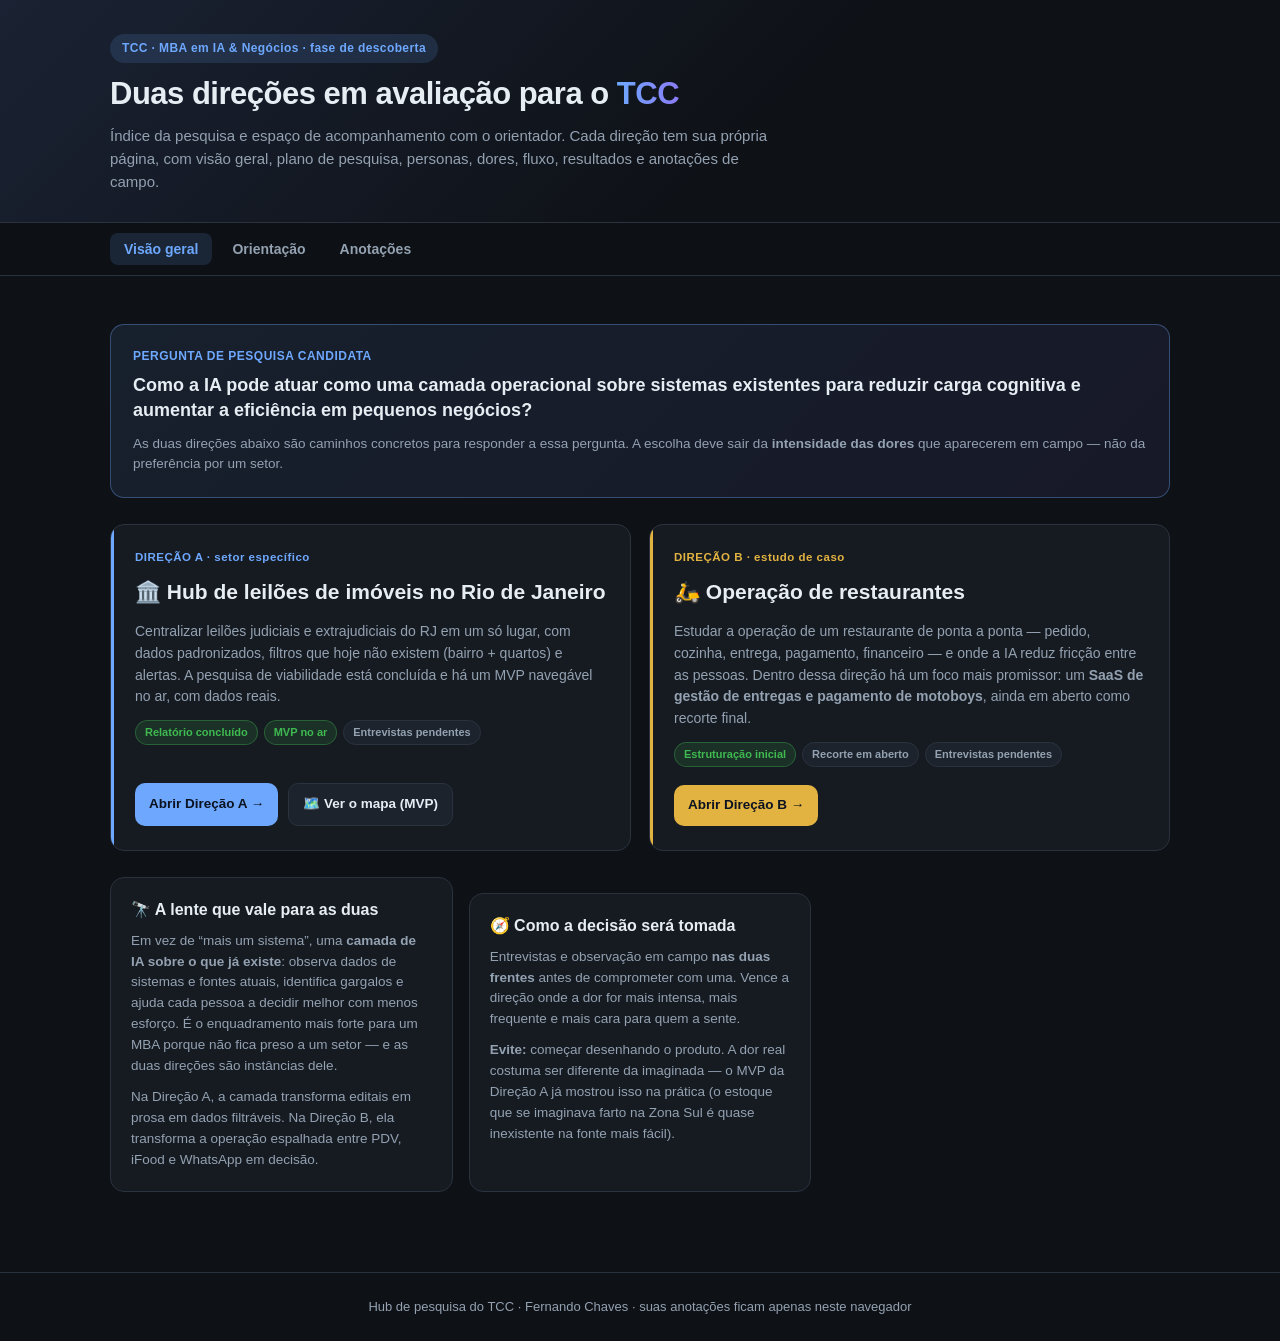
<file: index.html>
<!DOCTYPE html>
<html lang="pt-BR">
<head>
<meta charset="UTF-8">
<meta name="robots" content="noindex, nofollow, noarchive">
<meta name="viewport" content="width=device-width, initial-scale=1.0">
<title>TCC · MBA em IA &amp; Negócios — Fernando Chaves</title>
<link rel="stylesheet" href="assets/tcc.css?v=4">
</head>
<body>

<header class="top">
  <div class="wrap">
    <span class="badge">TCC · MBA em IA &amp; Negócios · fase de descoberta</span>
    <h1>Duas direções em avaliação para o <span class="grad">TCC</span></h1>
    <p class="sub">Índice da pesquisa e espaço de acompanhamento com o orientador. Cada direção tem sua própria página, com visão geral, plano de pesquisa, personas, dores, fluxo, resultados e anotações de campo.</p>
  </div>
</header>

<nav class="tabs" aria-label="Seções do índice">
  <div class="wrap" role="tablist">
    <button data-t="visao" class="active" role="tab" aria-selected="true">Visão geral</button>
    <button data-t="orientacao" role="tab" aria-selected="false">Orientação</button>
    <button data-t="notas" role="tab" aria-selected="false">Anotações</button>
  </div>
</nav>

<main class="wrap">

  <!-- ============================================ VISÃO GERAL -->
  <section id="visao" class="tab active">

    <div class="highlight">
      <div class="q">PERGUNTA DE PESQUISA CANDIDATA</div>
      <blockquote>Como a IA pode atuar como uma camada operacional sobre sistemas existentes para reduzir carga cognitiva e aumentar a eficiência em pequenos negócios?</blockquote>
      <p style="color:var(--muted);font-size:13.5px;margin-top:10px">As duas direções abaixo são caminhos concretos para responder a essa pergunta. A escolha deve sair da <b>intensidade das dores</b> que aparecerem em campo — não da preferência por um setor.</p>
    </div>

    <div class="dirs">

      <article class="dir a">
        <div class="rot">DIREÇÃO A · setor específico</div>
        <h2>🏛️ Hub de leilões de imóveis no Rio de Janeiro</h2>
        <p class="resumo">Centralizar leilões judiciais e extrajudiciais do RJ em um só lugar, com dados padronizados, filtros que hoje não existem (bairro + quartos) e alertas. A pesquisa de viabilidade está concluída e há um MVP navegável no ar, com dados reais.</p>
        <div class="estado">
          <span class="on">Relatório concluído</span>
          <span class="on">MVP no ar</span>
          <span>Entrevistas pendentes</span>
        </div>
        <div class="acoes">
          <a href="leiloes/">Abrir Direção A →</a>
          <a class="sec" href="mapa/">🗺️ Ver o mapa (MVP)</a>
        </div>
      </article>

      <article class="dir b">
        <div class="rot">DIREÇÃO B · estudo de caso</div>
        <h2>🛵 Operação de restaurantes</h2>
        <p class="resumo">Estudar a operação de um restaurante de ponta a ponta — pedido, cozinha, entrega, pagamento, financeiro — e onde a IA reduz fricção entre as pessoas. Dentro dessa direção há um foco mais promissor: um <b>SaaS de gestão de entregas e pagamento de motoboys</b>, ainda em aberto como recorte final.</p>
        <div class="estado">
          <span class="on">Estruturação inicial</span>
          <span>Recorte em aberto</span>
          <span>Entrevistas pendentes</span>
        </div>
        <div class="acoes">
          <a href="saas-gestao-restaurantes/">Abrir Direção B →</a>
        </div>
      </article>

    </div>

    <div class="grid grid-2">
      <div class="card">
        <h3>🔭 A lente que vale para as duas</h3>
        <p>Em vez de “mais um sistema”, uma <b>camada de IA sobre o que já existe</b>: observa dados de sistemas e fontes atuais, identifica gargalos e ajuda cada pessoa a decidir melhor com menos esforço. É o enquadramento mais forte para um MBA porque não fica preso a um setor — e as duas direções são instâncias dele.</p>
        <p style="margin-top:10px">Na Direção A, a camada transforma editais em prosa em dados filtráveis. Na Direção B, ela transforma a operação espalhada entre PDV, iFood e WhatsApp em decisão.</p>
      </div>
      <div class="card">
        <h3>🧭 Como a decisão será tomada</h3>
        <p>Entrevistas e observação em campo <b>nas duas frentes</b> antes de comprometer com uma. Vence a direção onde a dor for mais intensa, mais frequente e mais cara para quem a sente.</p>
        <p style="margin-top:10px"><b>Evite:</b> começar desenhando o produto. A dor real costuma ser diferente da imaginada — o MVP da Direção A já mostrou isso na prática (o estoque que se imaginava farto na Zona Sul é quase inexistente na fonte mais fácil).</p>
      </div>
    </div>
  </section>

  <!-- ============================================ ORIENTAÇÃO -->
  <section id="orientacao" class="tab">
    <h2>Acompanhamento com o orientador</h2>
    <p class="lead">Banco de perguntas por tema, pauta da próxima reunião e registro das decisões. A primeira conversa é sobre <b>método</b>: como transformar o que já foi construído em pesquisa defensável.</p>

    <div class="stats">
      <div class="stat"><div class="num" id="s-done">0</div><div class="lbl">Perguntas respondidas</div></div>
      <div class="stat"><div class="num" id="s-pct">0%</div><div class="lbl">Pauta coberta</div></div>
      <div class="stat"><div class="num">2</div><div class="lbl">Direções em avaliação</div></div>
      <div class="stat"><div class="num">1</div><div class="lbl">MVP pronto para mostrar</div></div>
    </div>

    <div class="card" style="margin-bottom:20px">
      <h3>Progresso da pauta</h3>
      <p>Baseado nas perguntas marcadas como respondidas, mais abaixo.</p>
      <div class="progress"><i id="bar" style="width:0%"></i></div>
    </div>

    <div class="card" style="border-color:rgba(110,168,254,.35);margin-bottom:22px">
      <h3>🎯 O que levar para o primeiro encontro</h3>
      <p>Chegue com evidência, não com ideia. Você já tem três coisas concretas para colocar na mesa:</p>
      <ul>
        <li><b>Um relatório de viabilidade com fontes citadas</b> e verificação das afirmações centrais — <a href="leiloes/">Direção A · Visão geral</a></li>
        <li><b>Um MVP navegável com dados reais</b> de duas fontes distintas — <a href="mapa/">mapa de oportunidades</a></li>
        <li><b>Um achado que muda a pergunta</b>: a fonte fácil (Caixa) quase não tem imóvel na Zona Sul; a demanda depende da via judicial, que é justamente a que exige IA para virar dado.</li>
      </ul>
      <p style="margin-top:12px"><b>Pauta sugerida (30 min):</b> 5 min de contexto e as duas direções · 8 min do que já foi feito na Direção A · 15 min de dúvidas de método (os temas abaixo) · 2 min de encaminhamentos.</p>
    </div>

    <h3 style="margin-bottom:12px">Banco de perguntas por tema</h3>

    <div class="grid grid-2">

      <div class="card">
        <span class="pill base">TEMA 1</span>
        <h3>Como avançar na pesquisa</h3>
        <ul>
          <li>Qual metodologia se encaixa melhor no que já fiz: <b>estudo de caso</b>, <b>pesquisa-ação</b> ou <b>Design Science Research</b>? Construí o artefato antes das entrevistas — isso é um problema de método ou é justamente o desenho do DSR?</li>
          <li>O MVP que já está no ar entra como <b>resultado</b> da pesquisa ou como <b>instrumento</b> de coleta?</li>
          <li>Quantas entrevistas o senhor considera suficiente? Uso critério de saturação?</li>
          <li>Preciso de termo de consentimento (TCLE) ou aprovação ética para entrevistar?</li>
          <li>Como descrevo a coleta automatizada de dados públicos na metodologia sem fragilizar o trabalho?</li>
        </ul>
      </div>

      <div class="card">
        <span class="pill base">TEMA 2</span>
        <h3>Como validar a oportunidade de negócio</h3>
        <ul>
          <li>Que <b>evidência</b> o senhor considera suficiente para afirmar que a dor existe e é forte o bastante?</li>
          <li>Posso rodar um <b>teste de demanda real</b> (página de alerta com cadastro e medição de conversão), ou isso extrapola o escopo acadêmico?</li>
          <li>O TCC deve concluir sobre a <b>viabilidade do negócio</b> ou sobre a <b>contribuição metodológica</b> (usar IA para estruturar editais)?</li>
          <li>Vale ancorar em um framework consagrado — Jobs to be Done, Value Proposition Canvas, Customer Development?</li>
          <li>Já existem concorrentes, um deles cobrando assinatura mensal. Isso <b>valida</b> o mercado ou <b>enfraquece</b> a proposta? Como trato isso na argumentação?</li>
        </ul>
      </div>

      <div class="card">
        <span class="pill base">TEMA 3</span>
        <h3>Com quem falar — as personas do universo dos leilões</h3>
        <p>Minha lista atual, a validar com o senhor:</p>
        <ul>
          <li><b>Investidor arrematante</b> — quem já comprou em leilão e repete</li>
          <li><b>Comprador para morar</b> — o caso que originou a ideia (2 quartos na Zona Sul)</li>
          <li><b>Quem tentou e desistiu</b> — provavelmente a fonte mais rica de dor</li>
          <li><b>Advogado / assessor de arrematação</b> — vê o funil inteiro e os motivos de desistência</li>
          <li><b>Leiloeiro credenciado</b> — é a fonte do dado e vive de comissão; seria aliado ou ameaçado por um agregador?</li>
          <li><b>Banco / credor</b> — quer liquidez do ativo retomado</li>
        </ul>
        <p style="margin-top:10px">Está faltando alguém? Corretor especializado, servidor do TJ, síndico de prédio com unidade arrematada?</p>
      </div>

      <div class="card">
        <span class="pill base">TEMA 4</span>
        <h3>Como falar</h3>
        <ul>
          <li>O senhor revisa meu <b>roteiro semiestruturado</b> antes da primeira rodada?</li>
          <li>Devo <b>mostrar o mapa</b> na entrevista ou entrevistar “às cegas”, para não induzir a resposta? Faz sentido dividir: primeiro sem mostrar, depois reagindo ao protótipo?</li>
          <li>Gravar e transcrever é esperado? Como fica consentimento e LGPD nas transcrições?</li>
          <li>Como pergunto sobre <b>disposição a pagar</b> sem enviesar a resposta?</li>
          <li>Como chego a essas pessoas? Sindicato dos leiloeiros, grupos de investidores, escritórios especializados — o senhor tem contatos ou sugere um caminho?</li>
        </ul>
      </div>

      <div class="card">
        <span class="pill base">TEMA 5</span>
        <h3>Quando falar — cronograma</h3>
        <ul>
          <li>Qual a <b>data limite</b> para eu fechar a escolha entre a Direção A e a B sem comprometer a entrega?</li>
          <li>Faço entrevistas nas duas frentes em paralelo, ou escolho primeiro e aprofundo só uma?</li>
          <li>Quantas semanas devo reservar para a fase de campo?</li>
          <li>Quando nos encontramos de novo — antes de começar as entrevistas ou depois da primeira rodada?</li>
          <li>Há entregas parciais obrigatórias no calendário do MBA que eu deva mirar?</li>
        </ul>
      </div>

      <div class="card">
        <span class="pill alt">SE SOBRAR TEMPO</span>
        <h3>Sobre a Direção B</h3>
        <ul>
          <li>As duas direções estão em estágios muito diferentes: A tem dados verificados, B tem hipóteses estruturadas e zero entrevistas. Como comparo as duas de forma justa?</li>
          <li>Vale manter as duas até o fim ou o senhor recomenda cortar cedo?</li>
          <li>Se eu escolher a A, o restaurante ainda serve como caso secundário para generalizar a tese?</li>
        </ul>
      </div>

    </div>

    <h3 style="margin:26px 0 10px">📋 Pauta da próxima reunião</h3>
    <p class="lead">Marque conforme cada ponto for respondido. Adicione o que quiser — fica salvo neste navegador.</p>
    <ul class="checklist" id="pauta"></ul>
    <div class="addrow">
      <input type="text" id="pauta-in" placeholder="Nova pergunta para o orientador">
      <button class="btn" id="pauta-add">Adicionar</button>
    </div>

    <h3 style="margin:26px 0 10px">✅ Decisões e encaminhamentos</h3>
    <p class="lead">O que ficou definido com o orientador. Marque quando cumprir.</p>
    <ul class="checklist" id="decisoes"></ul>
    <div class="addrow">
      <input type="text" id="dec-in" placeholder="Ex.: usar Design Science Research como método">
      <button class="btn" id="dec-add">Registrar</button>
    </div>
  </section>

  <!-- ============================================ NOTAS -->
  <section id="notas" class="tab">
    <h2>Anotações</h2>
    <p class="lead">Registro livre das reuniões de orientação e das decisões do TCC como um todo. As anotações de cada direção ficam nas páginas delas. Salva sozinho enquanto você digita. <span class="saved" id="saved">✓ salvo</span></p>
    <textarea id="notes" placeholder="Sugestão de estrutura por reunião:&#10;&#10;— Reunião 1 · 00/00/2026&#10;Presentes:&#10;O que apresentei:&#10;O que o orientador disse:&#10;Decisões:&#10;Próximos passos e prazos:&#10;"></textarea>
  </section>

</main>

<footer class="rodape">Hub de pesquisa do TCC · Fernando Chaves · suas anotações ficam apenas neste navegador</footer>

<script>window.TCC_NS = 'hub';</script>
<script src="assets/tcc.js?v=4"></script>
<script>
TCC.lista('pauta', {lista:'pauta', input:'pauta-in', botao:'pauta-add', progresso:true, padroes:[
  "Qual metodologia usar: estudo de caso, pesquisa-ação ou Design Science Research?",
  "O MVP já construído é resultado da pesquisa ou instrumento de coleta?",
  "Quantas entrevistas são suficientes? Preciso de TCLE / aprovação ética?",
  "Que evidência basta para afirmar que a dor existe e é forte?",
  "Posso rodar teste de demanda real (cadastro em página de alerta) no escopo do TCC?",
  "Minha lista de personas está completa? Devo priorizar quem desistiu de comprar?",
  "Mostro o protótipo na entrevista ou entrevisto às cegas?",
  "Como chego aos entrevistados? O senhor tem contatos no meio?",
  "Qual a data limite para escolher entre a Direção A e a B?",
  "Entrevisto as duas frentes em paralelo ou escolho antes?",
  "A existência de concorrentes pagos valida ou enfraquece a proposta?",
  "Quando marcamos a próxima conversa?"
]});
TCC.lista('decisoes', {lista:'decisoes', input:'dec-in', botao:'dec-add', padroes:[]});
TCC.anotacoes();
</script>
</body>
</html>
</file>
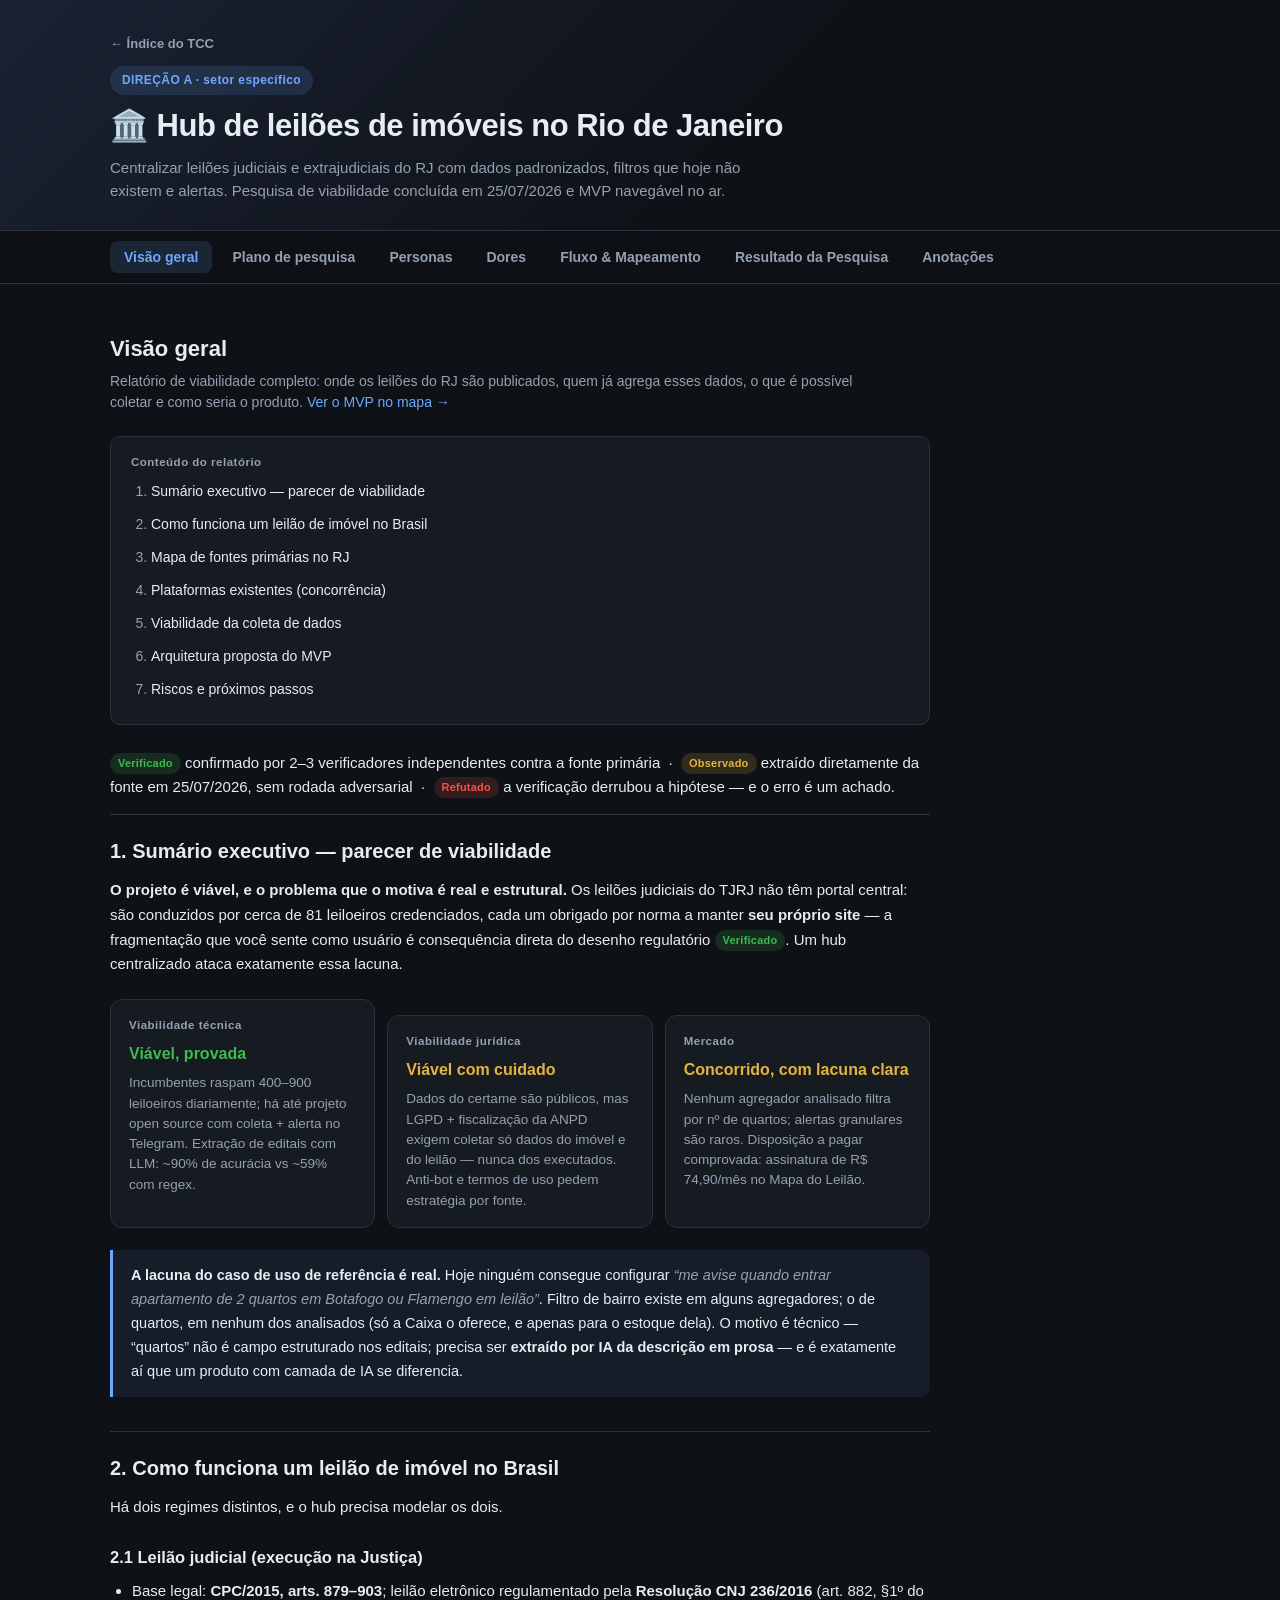
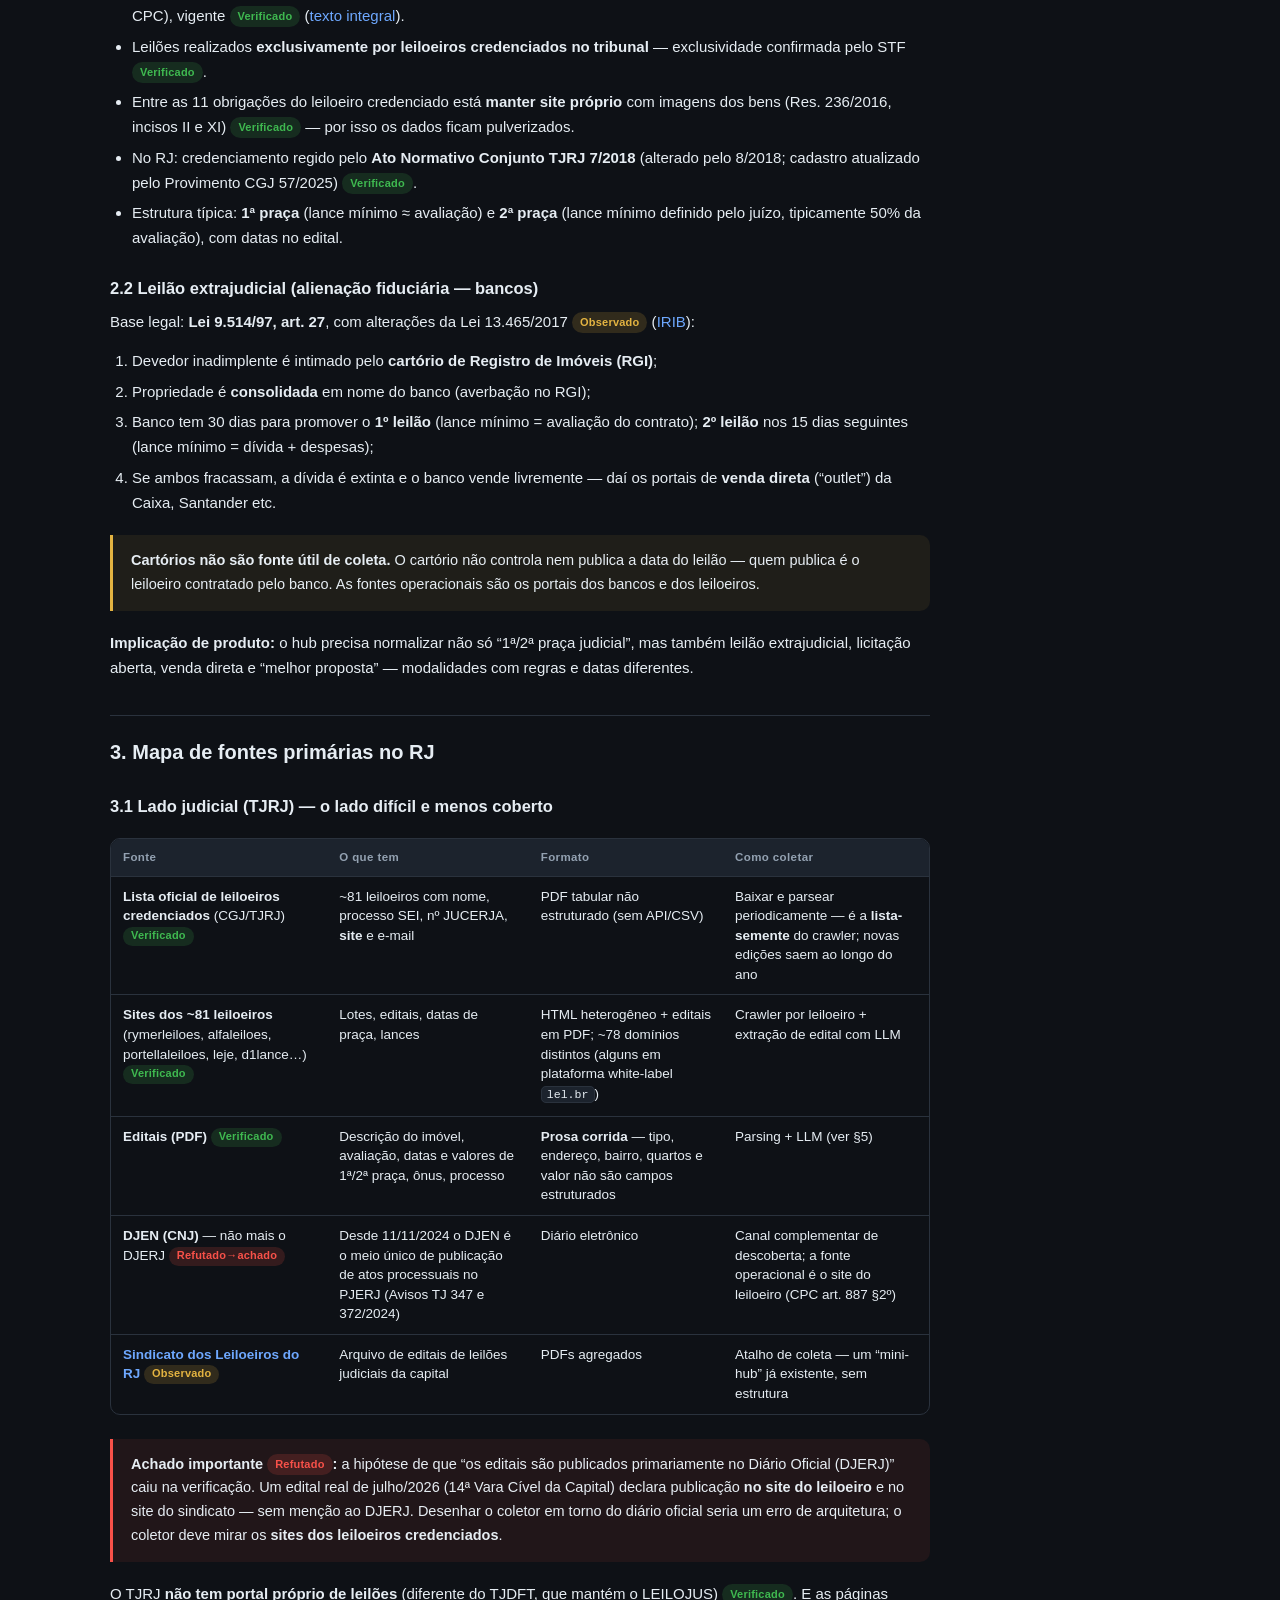
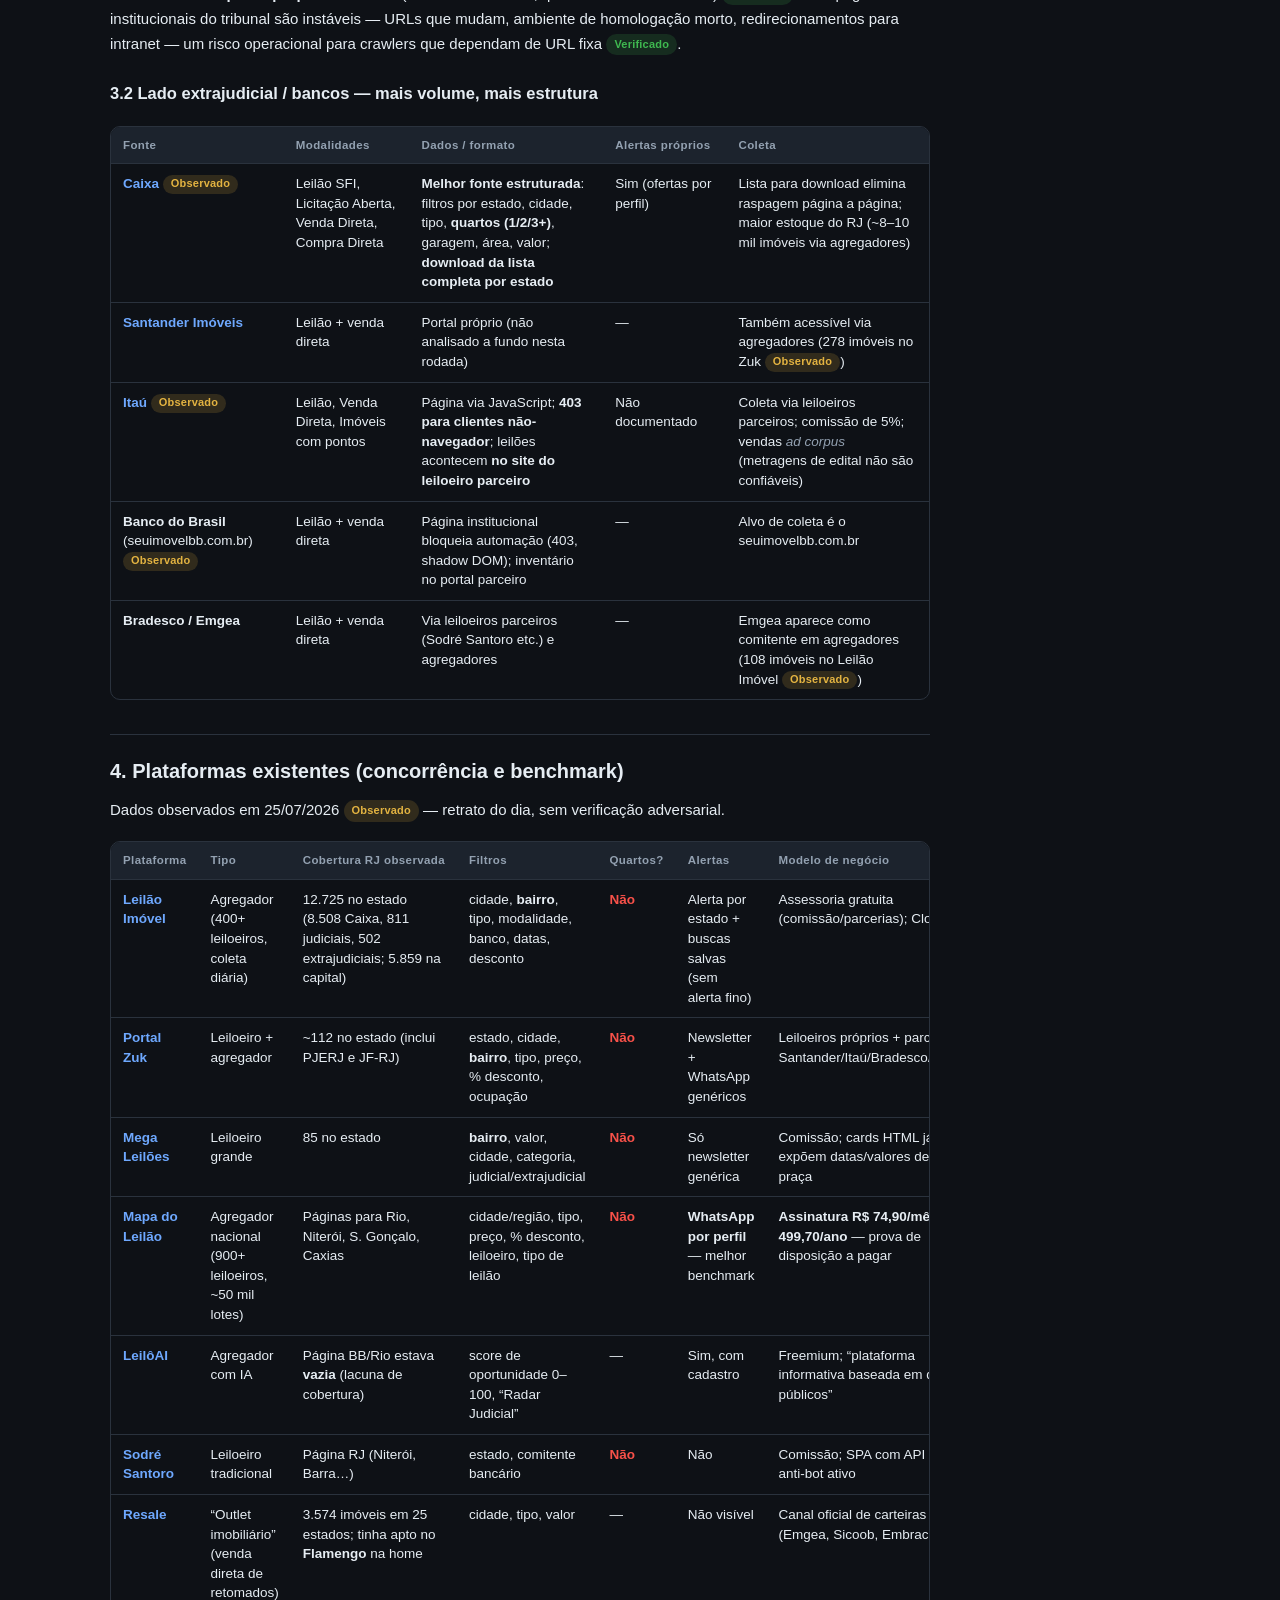
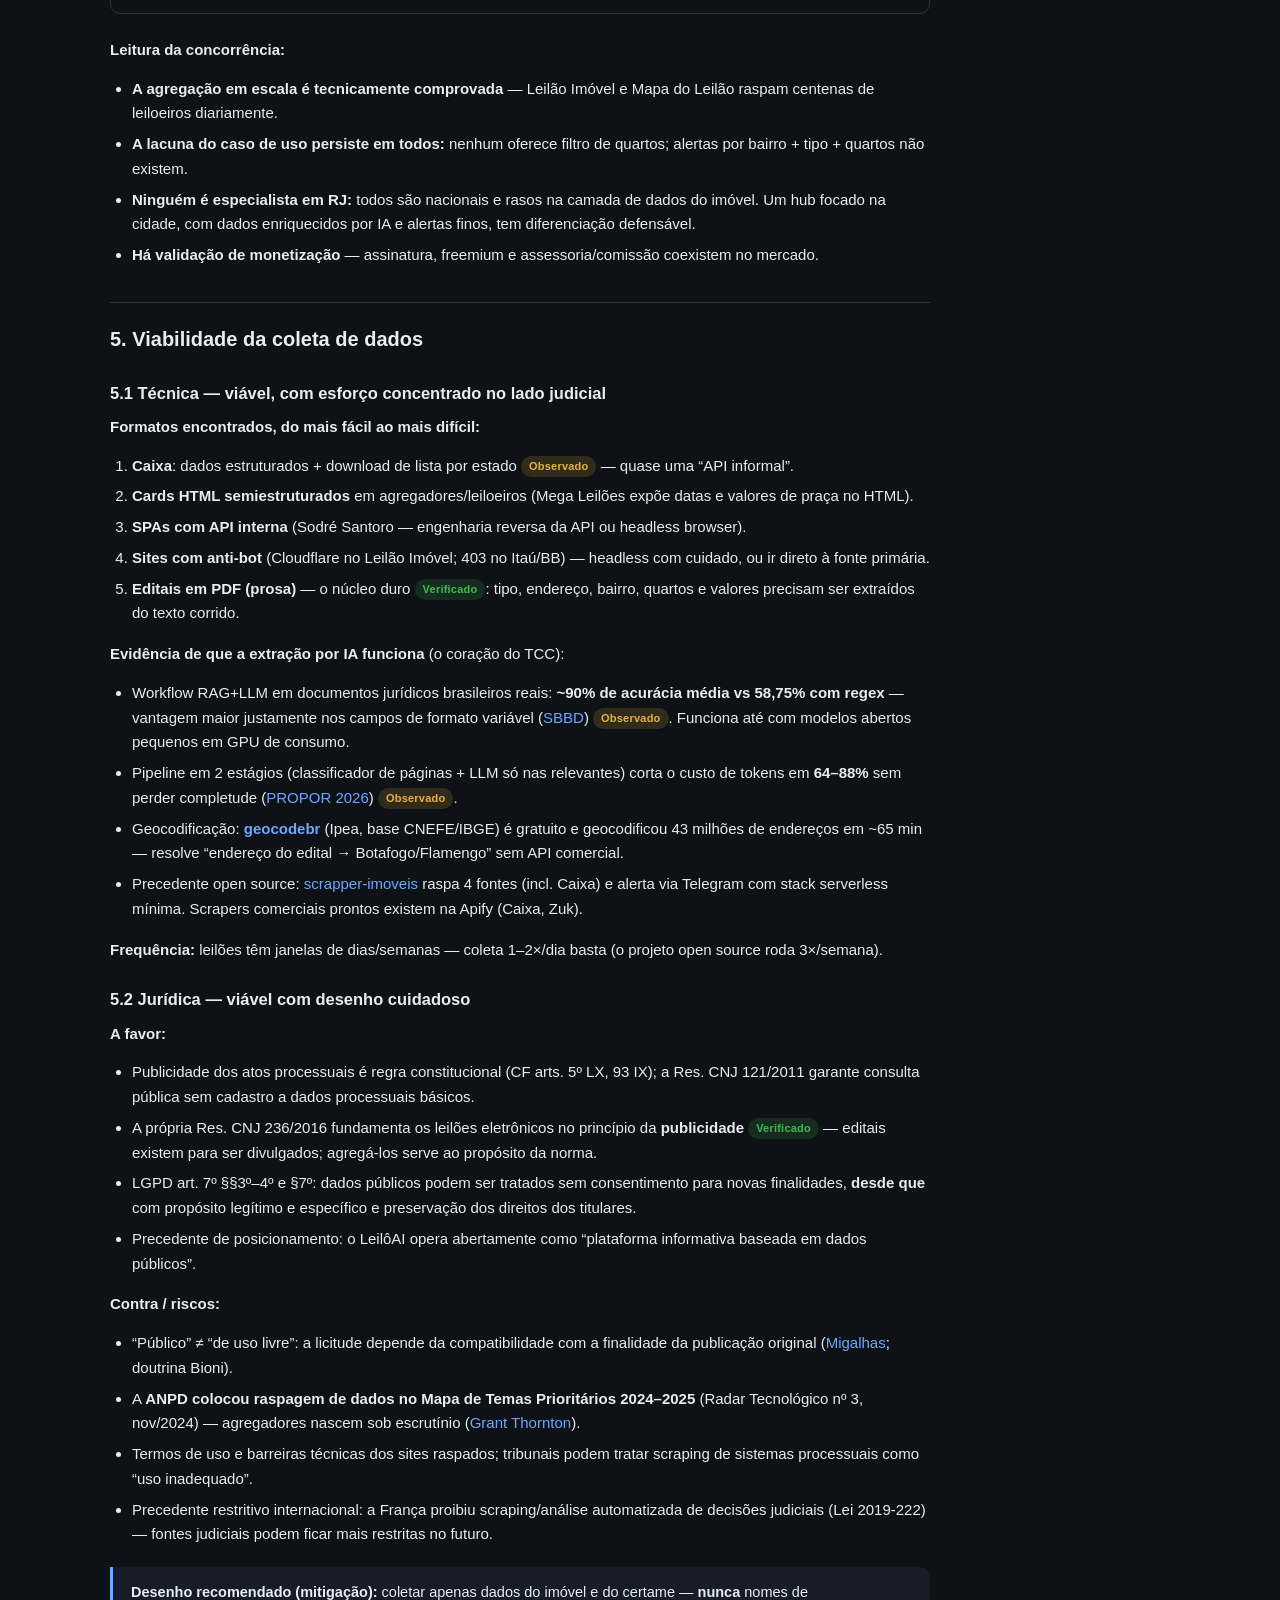
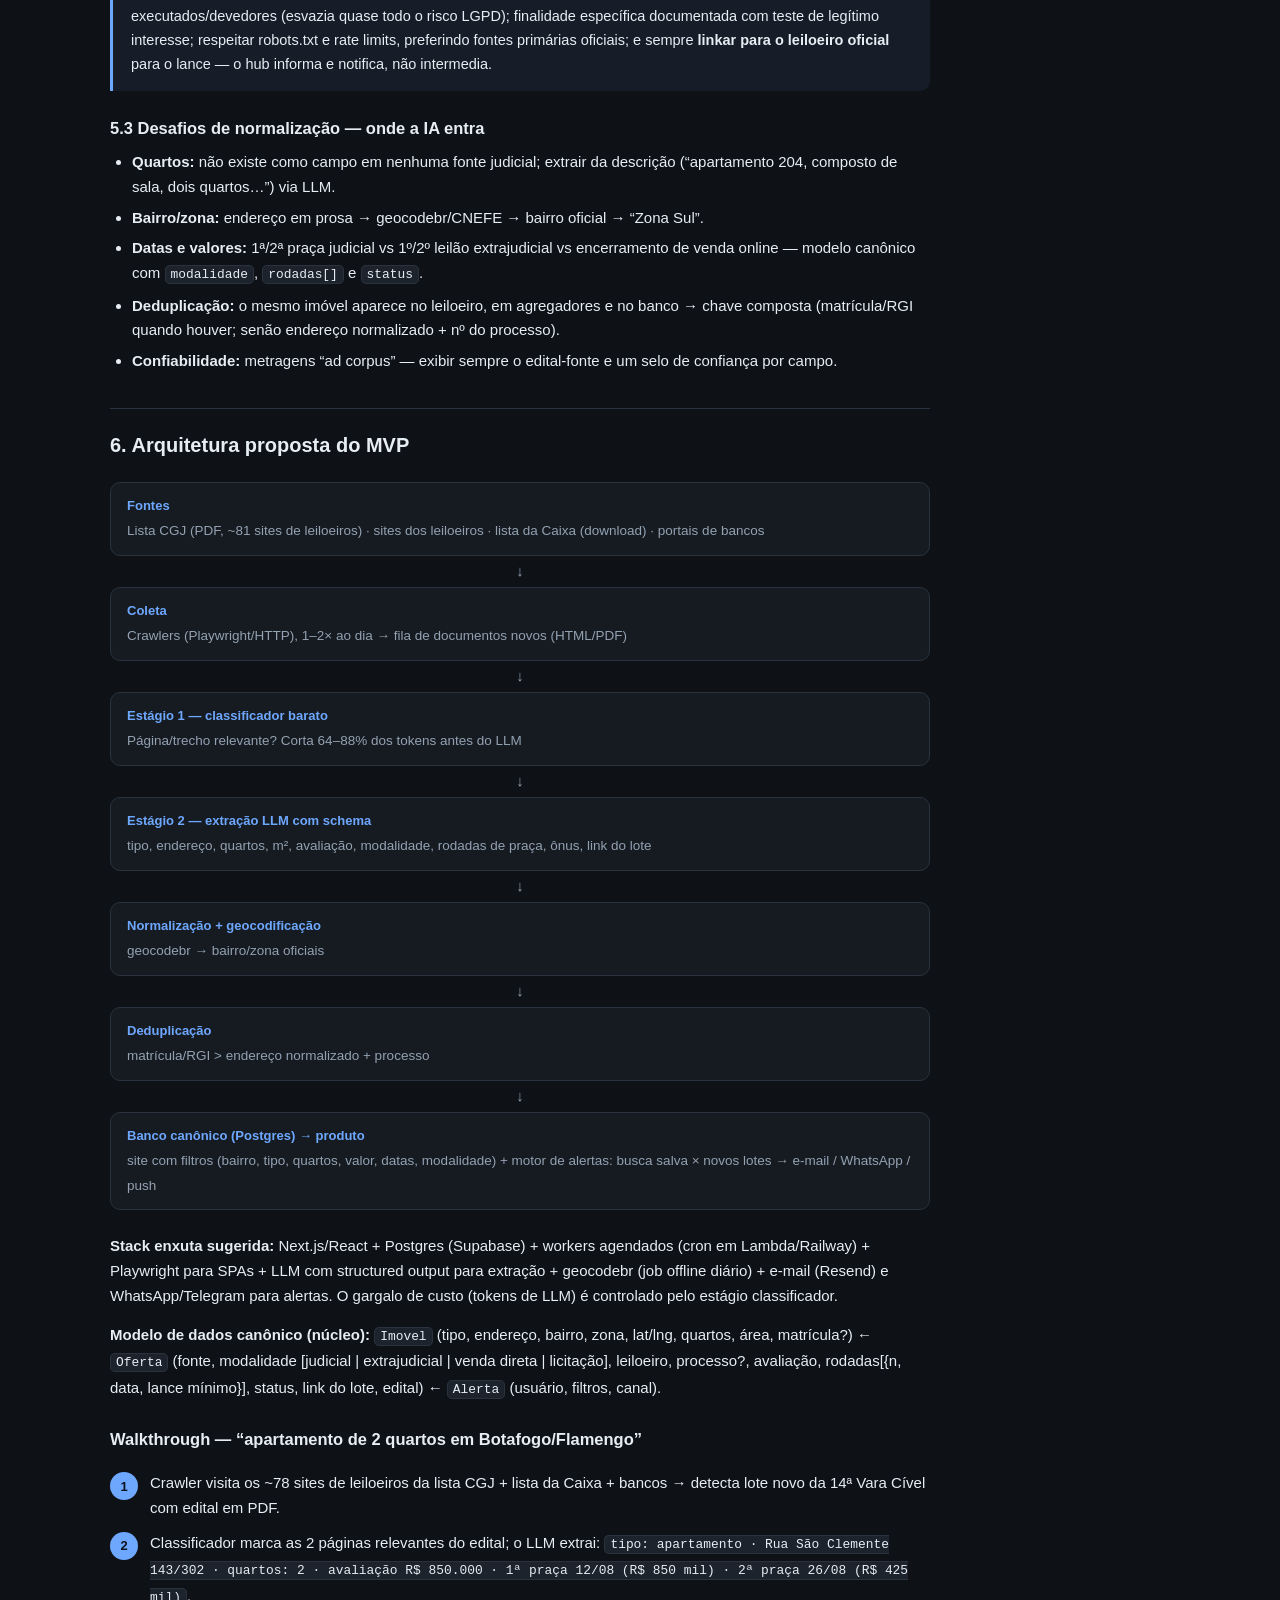
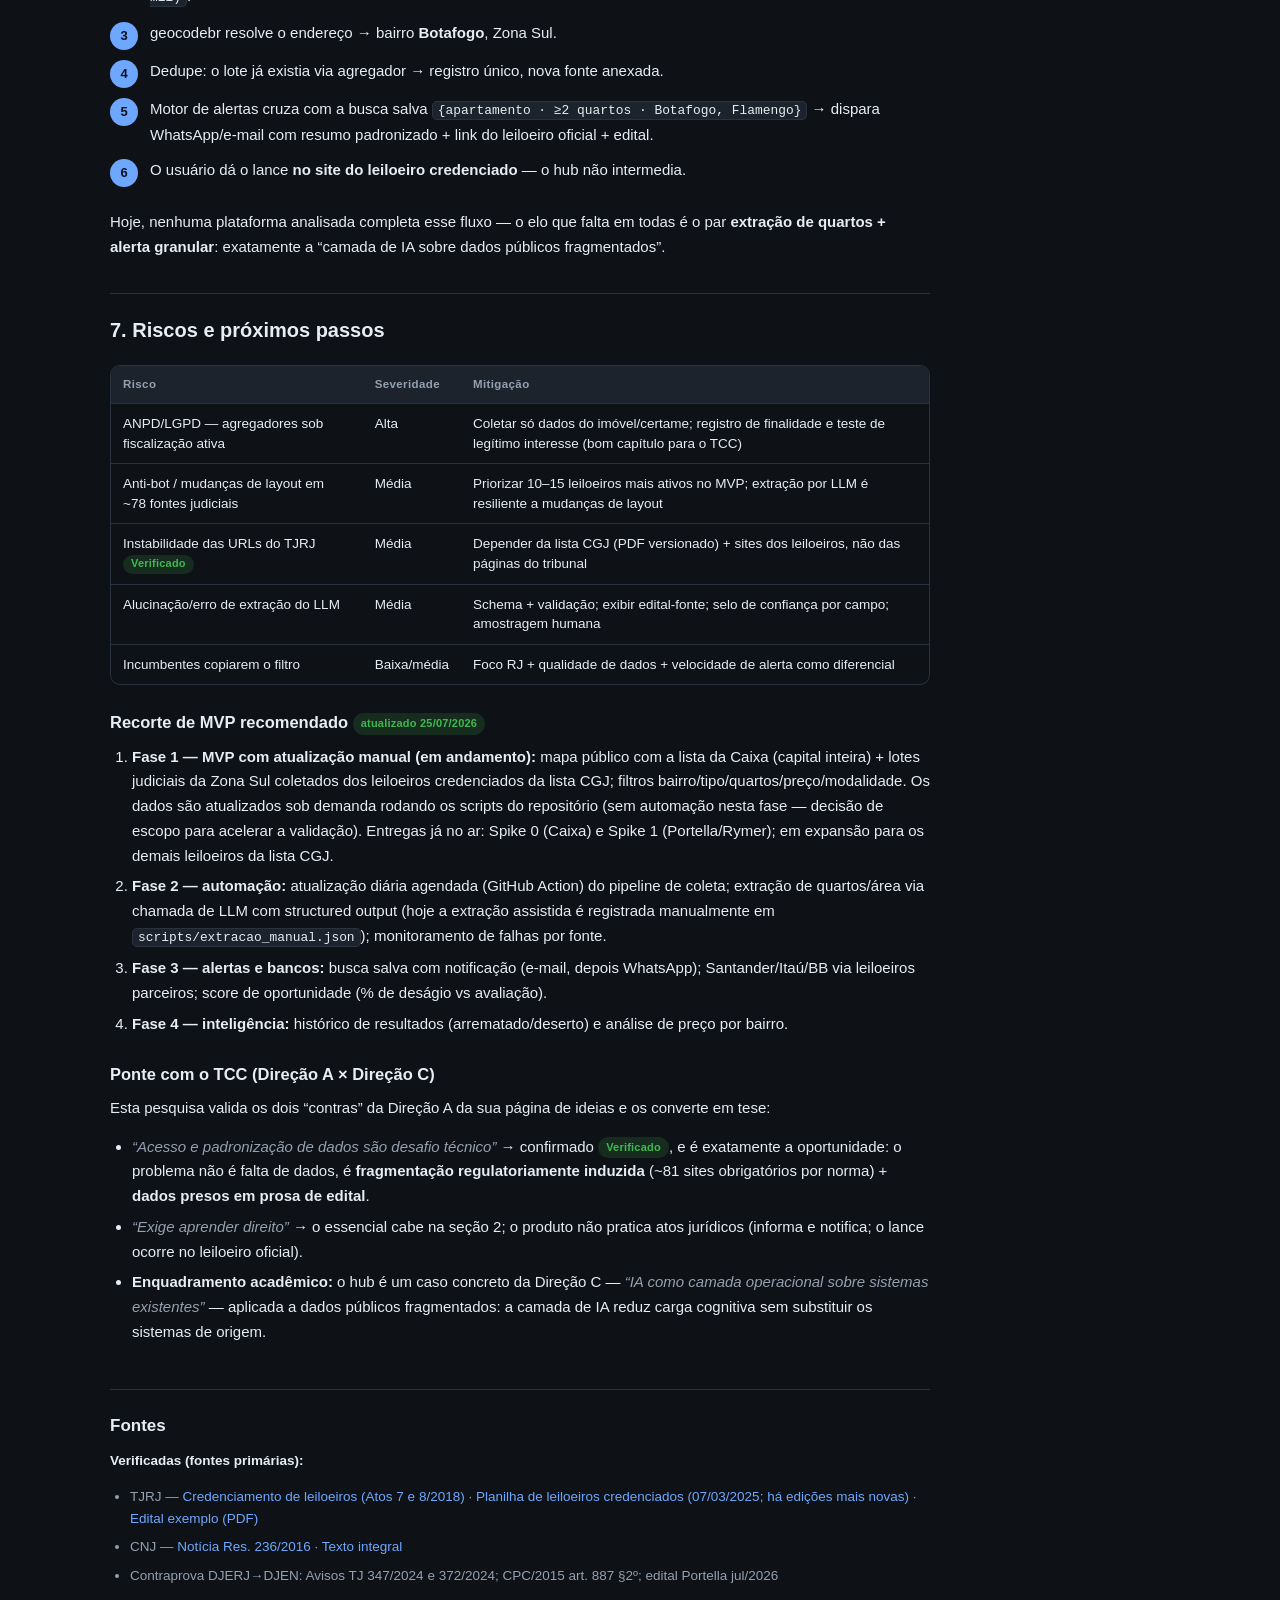
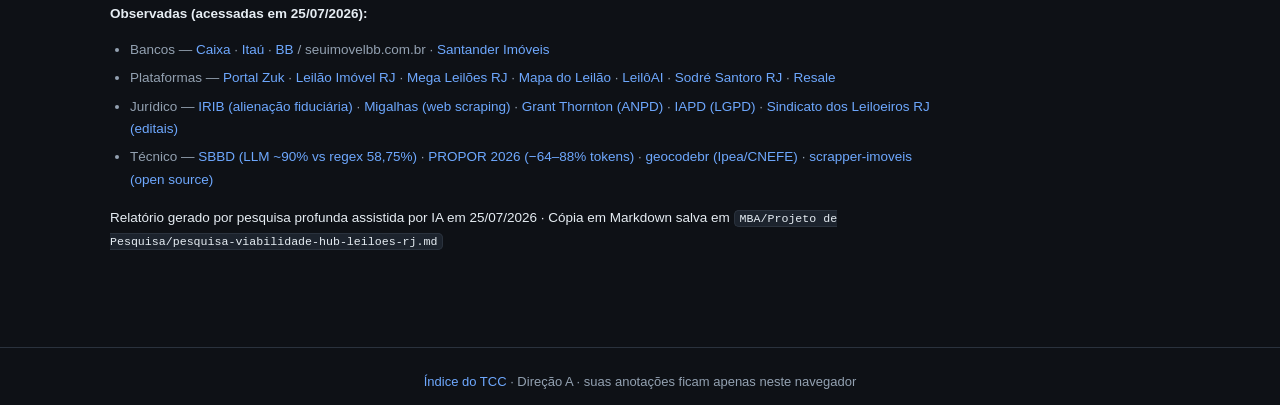
<file: leiloes/index.html>
<!DOCTYPE html>
<html lang="pt-BR">
<head>
<meta charset="UTF-8">
<meta name="robots" content="noindex, nofollow, noarchive">
<meta name="viewport" content="width=device-width, initial-scale=1.0">
<title>Direção A · Hub de leilões de imóveis no RJ — TCC</title>
<link rel="stylesheet" href="../assets/tcc.css?v=4">
</head>
<body>

<header class="top">
  <div class="wrap">
    <div class="crumb"><a href="../">← Índice do TCC</a></div>
    <span class="badge">DIREÇÃO A · setor específico</span>
    <h1>🏛️ Hub de leilões de imóveis no Rio de Janeiro</h1>
    <p class="sub">Centralizar leilões judiciais e extrajudiciais do RJ com dados padronizados, filtros que hoje não existem e alertas. Pesquisa de viabilidade concluída em 25/07/2026 e MVP navegável no ar.</p>
  </div>
</header>

<nav class="tabs" aria-label="Seções da Direção A">
  <div class="wrap" role="tablist">
    <button data-t="visao" class="active" role="tab" aria-selected="true">Visão geral</button>
    <button data-t="plano" role="tab" aria-selected="false">Plano de pesquisa</button>
    <button data-t="personas" role="tab" aria-selected="false">Personas</button>
    <button data-t="dores" role="tab" aria-selected="false">Dores</button>
    <button data-t="fluxo" role="tab" aria-selected="false">Fluxo &amp; Mapeamento</button>
    <button data-t="resultado" role="tab" aria-selected="false">Resultado da Pesquisa</button>
    <button data-t="notas" role="tab" aria-selected="false">Anotações</button>
  </div>
</nav>

<main class="wrap">

  <!-- ============================================ VISÃO GERAL -->
  <section id="visao" class="tab active">
    <h2>Visão geral</h2>
    <p class="lead">Relatório de viabilidade completo: onde os leilões do RJ são publicados, quem já agrega esses dados, o que é possível coletar e como seria o produto. <a href="../mapa/">Ver o MVP no mapa →</a></p>
    <div class="doc">
<nav class="toc">
        <strong>Conteúdo do relatório</strong>
        <ol>
          <li><a href="#parecer">Sumário executivo — parecer de viabilidade</a></li>
          <li><a href="#base">Como funciona um leilão de imóvel no Brasil</a></li>
          <li><a href="#fontes">Mapa de fontes primárias no RJ</a></li>
          <li><a href="#concorrencia">Plataformas existentes (concorrência)</a></li>
          <li><a href="#coleta">Viabilidade da coleta de dados</a></li>
          <li><a href="#mvp">Arquitetura proposta do MVP</a></li>
          <li><a href="#riscos">Riscos e próximos passos</a></li>
        </ol>
      </nav>
<p><span class="chip ok">Verificado</span> confirmado por 2–3 verificadores independentes contra a fonte primária &nbsp;·&nbsp; <span class="chip obs">Observado</span> extraído diretamente da fonte em 25/07/2026, sem rodada adversarial &nbsp;·&nbsp; <span class="chip ref">Refutado</span> a verificação derrubou a hipótese — e o erro é um achado.</p>

  <h2 id="parecer">1. Sumário executivo — parecer de viabilidade</h2>

  <p><strong>O projeto é viável, e o problema que o motiva é real e estrutural.</strong> Os leilões judiciais do TJRJ não têm portal central: são conduzidos por cerca de 81 leiloeiros credenciados, cada um obrigado por norma a manter <strong>seu próprio site</strong> — a fragmentação que você sente como usuário é consequência direta do desenho regulatório <span class="chip ok">Verificado</span>. Um hub centralizado ataca exatamente essa lacuna.</p>

  <div class="verdict">
    <div class="card">
      <span class="dim">Viabilidade técnica</span>
      <span class="call green">Viável, provada</span>
      <span class="note">Incumbentes raspam 400–900 leiloeiros diariamente; há até projeto open source com coleta + alerta no Telegram. Extração de editais com LLM: ~90% de acurácia vs ~59% com regex.</span>
    </div>
    <div class="card">
      <span class="dim">Viabilidade jurídica</span>
      <span class="call amber">Viável com cuidado</span>
      <span class="note">Dados do certame são públicos, mas LGPD + fiscalização da ANPD exigem coletar só dados do imóvel e do leilão — nunca dos executados. Anti-bot e termos de uso pedem estratégia por fonte.</span>
    </div>
    <div class="card">
      <span class="dim">Mercado</span>
      <span class="call amber">Concorrido, com lacuna clara</span>
      <span class="note">Nenhum agregador analisado filtra por nº de quartos; alertas granulares são raros. Disposição a pagar comprovada: assinatura de R$ 74,90/mês no Mapa do Leilão.</span>
    </div>
  </div>

  <div class="callout">
    <p><strong>A lacuna do caso de uso de referência é real.</strong> Hoje ninguém consegue configurar <em>“me avise quando entrar apartamento de 2 quartos em Botafogo ou Flamengo em leilão”</em>. Filtro de bairro existe em alguns agregadores; o de quartos, em nenhum dos analisados (só a Caixa o oferece, e apenas para o estoque dela). O motivo é técnico — “quartos” não é campo estruturado nos editais; precisa ser <strong>extraído por IA da descrição em prosa</strong> — e é exatamente aí que um produto com camada de IA se diferencia.</p>
  </div>

  <h2 id="base">2. Como funciona um leilão de imóvel no Brasil</h2>
  <p>Há dois regimes distintos, e o hub precisa modelar os dois.</p>

  <h3>2.1 Leilão judicial (execução na Justiça)</h3>
  <ul>
    <li>Base legal: <strong>CPC/2015, arts. 879–903</strong>; leilão eletrônico regulamentado pela <strong>Resolução CNJ 236/2016</strong> (art. 882, §1º do CPC), vigente <span class="chip ok">Verificado</span> (<a href="https://atos.cnj.jus.br/atos/detalhar/2313">texto integral</a>).</li>
    <li>Leilões realizados <strong>exclusivamente por leiloeiros credenciados no tribunal</strong> — exclusividade confirmada pelo STF <span class="chip ok">Verificado</span>.</li>
    <li>Entre as 11 obrigações do leiloeiro credenciado está <strong>manter site próprio</strong> com imagens dos bens (Res. 236/2016, incisos II e XI) <span class="chip ok">Verificado</span> — por isso os dados ficam pulverizados.</li>
    <li>No RJ: credenciamento regido pelo <strong>Ato Normativo Conjunto TJRJ 7/2018</strong> (alterado pelo 8/2018; cadastro atualizado pelo Provimento CGJ 57/2025) <span class="chip ok">Verificado</span>.</li>
    <li>Estrutura típica: <strong>1ª praça</strong> (lance mínimo ≈ avaliação) e <strong>2ª praça</strong> (lance mínimo definido pelo juízo, tipicamente 50% da avaliação), com datas no edital.</li>
  </ul>

  <h3>2.2 Leilão extrajudicial (alienação fiduciária — bancos)</h3>
  <p>Base legal: <strong>Lei 9.514/97, art. 27</strong>, com alterações da Lei 13.465/2017 <span class="chip obs">Observado</span> (<a href="https://www.irib.org.br/noticias/detalhes/artigo-a-alienacao-fiduciaria-de-coisa-imovel-e-os-leiloes-apos-a-consolidacao-da-propriedade-imobiliaria-undefined-por-bruno-jose-berti-filho">IRIB</a>):</p>
  <ol>
    <li>Devedor inadimplente é intimado pelo <strong>cartório de Registro de Imóveis (RGI)</strong>;</li>
    <li>Propriedade é <strong>consolidada</strong> em nome do banco (averbação no RGI);</li>
    <li>Banco tem 30 dias para promover o <strong>1º leilão</strong> (lance mínimo = avaliação do contrato); <strong>2º leilão</strong> nos 15 dias seguintes (lance mínimo = dívida + despesas);</li>
    <li>Se ambos fracassam, a dívida é extinta e o banco vende livremente — daí os portais de <strong>venda direta</strong> (“outlet”) da Caixa, Santander etc.</li>
  </ol>
  <div class="callout gold">
    <p><strong>Cartórios não são fonte útil de coleta.</strong> O cartório não controla nem publica a data do leilão — quem publica é o leiloeiro contratado pelo banco. As fontes operacionais são os portais dos bancos e dos leiloeiros.</p>
  </div>
  <p><strong>Implicação de produto:</strong> o hub precisa normalizar não só “1ª/2ª praça judicial”, mas também leilão extrajudicial, licitação aberta, venda direta e “melhor proposta” — modalidades com regras e datas diferentes.</p>

  <h2 id="fontes">3. Mapa de fontes primárias no RJ</h2>

  <h3>3.1 Lado judicial (TJRJ) — o lado difícil e menos coberto</h3>
  <div class="table-scroll">
    <table>
      <thead><tr><th>Fonte</th><th>O que tem</th><th>Formato</th><th>Como coletar</th></tr></thead>
      <tbody>
        <tr>
          <td><strong>Lista oficial de leiloeiros credenciados</strong> (CGJ/TJRJ) <span class="chip ok">Verificado</span></td>
          <td>~81 leiloeiros com nome, processo SEI, nº JUCERJA, <strong>site</strong> e e-mail</td>
          <td>PDF tabular não estruturado (sem API/CSV)</td>
          <td>Baixar e parsear periodicamente — é a <strong>lista-semente</strong> do crawler; novas edições saem ao longo do ano</td>
        </tr>
        <tr>
          <td><strong>Sites dos ~81 leiloeiros</strong> (rymerleiloes, alfaleiloes, portellaleiloes, leje, d1lance…) <span class="chip ok">Verificado</span></td>
          <td>Lotes, editais, datas de praça, lances</td>
          <td>HTML heterogêneo + editais em PDF; ~78 domínios distintos (alguns em plataforma white-label <code>lel.br</code>)</td>
          <td>Crawler por leiloeiro + extração de edital com LLM</td>
        </tr>
        <tr>
          <td><strong>Editais (PDF)</strong> <span class="chip ok">Verificado</span></td>
          <td>Descrição do imóvel, avaliação, datas e valores de 1ª/2ª praça, ônus, processo</td>
          <td><strong>Prosa corrida</strong> — tipo, endereço, bairro, quartos e valor não são campos estruturados</td>
          <td>Parsing + LLM (ver §5)</td>
        </tr>
        <tr>
          <td><strong>DJEN (CNJ)</strong> — não mais o DJERJ <span class="chip ref">Refutado→achado</span></td>
          <td>Desde 11/11/2024 o DJEN é o meio único de publicação de atos processuais no PJERJ (Avisos TJ 347 e 372/2024)</td>
          <td>Diário eletrônico</td>
          <td>Canal complementar de descoberta; a fonte operacional é o site do leiloeiro (CPC art. 887 §2º)</td>
        </tr>
        <tr>
          <td><strong><a href="https://sindicatodosleiloeirosrj.com.br/editais/">Sindicato dos Leiloeiros do RJ</a></strong> <span class="chip obs">Observado</span></td>
          <td>Arquivo de editais de leilões judiciais da capital</td>
          <td>PDFs agregados</td>
          <td>Atalho de coleta — um “mini-hub” já existente, sem estrutura</td>
        </tr>
      </tbody>
    </table>
  </div>

  <div class="callout red">
    <p><strong>Achado importante <span class="chip ref">Refutado</span>:</strong> a hipótese de que “os editais são publicados primariamente no Diário Oficial (DJERJ)” caiu na verificação. Um edital real de julho/2026 (14ª Vara Cível da Capital) declara publicação <strong>no site do leiloeiro</strong> e no site do sindicato — sem menção ao DJERJ. Desenhar o coletor em torno do diário oficial seria um erro de arquitetura; o coletor deve mirar os <strong>sites dos leiloeiros credenciados</strong>.</p>
  </div>

  <p>O TJRJ <strong>não tem portal próprio de leilões</strong> (diferente do TJDFT, que mantém o LEILOJUS) <span class="chip ok">Verificado</span>. E as páginas institucionais do tribunal são instáveis — URLs que mudam, ambiente de homologação morto, redirecionamentos para intranet — um risco operacional para crawlers que dependam de URL fixa <span class="chip ok">Verificado</span>.</p>

  <h3>3.2 Lado extrajudicial / bancos — mais volume, mais estrutura</h3>
  <div class="table-scroll">
    <table>
      <thead><tr><th>Fonte</th><th>Modalidades</th><th>Dados / formato</th><th>Alertas próprios</th><th>Coleta</th></tr></thead>
      <tbody>
        <tr>
          <td><strong><a href="https://venda-imoveis.caixa.gov.br">Caixa</a></strong> <span class="chip obs">Observado</span></td>
          <td>Leilão SFI, Licitação Aberta, Venda Direta, Compra Direta</td>
          <td><strong>Melhor fonte estruturada</strong>: filtros por estado, cidade, tipo, <strong>quartos (1/2/3+)</strong>, garagem, área, valor; <strong>download da lista completa por estado</strong></td>
          <td>Sim (ofertas por perfil)</td>
          <td>Lista para download elimina raspagem página a página; maior estoque do RJ (~8–10 mil imóveis via agregadores)</td>
        </tr>
        <tr>
          <td><strong><a href="https://www.santanderimoveis.com.br">Santander Imóveis</a></strong></td>
          <td>Leilão + venda direta</td>
          <td>Portal próprio (não analisado a fundo nesta rodada)</td>
          <td>—</td>
          <td>Também acessível via agregadores (278 imóveis no Zuk <span class="chip obs">Observado</span>)</td>
        </tr>
        <tr>
          <td><strong><a href="https://www.itau.com.br/imoveis-itau">Itaú</a></strong> <span class="chip obs">Observado</span></td>
          <td>Leilão, Venda Direta, Imóveis com pontos</td>
          <td>Página via JavaScript; <strong>403 para clientes não-navegador</strong>; leilões acontecem <strong>no site do leiloeiro parceiro</strong></td>
          <td>Não documentado</td>
          <td>Coleta via leiloeiros parceiros; comissão de 5%; vendas <em>ad corpus</em> (metragens de edital não são confiáveis)</td>
        </tr>
        <tr>
          <td><strong>Banco do Brasil</strong> (seuimovelbb.com.br) <span class="chip obs">Observado</span></td>
          <td>Leilão + venda direta</td>
          <td>Página institucional bloqueia automação (403, shadow DOM); inventário no portal parceiro</td>
          <td>—</td>
          <td>Alvo de coleta é o seuimovelbb.com.br</td>
        </tr>
        <tr>
          <td><strong>Bradesco / Emgea</strong></td>
          <td>Leilão + venda direta</td>
          <td>Via leiloeiros parceiros (Sodré Santoro etc.) e agregadores</td>
          <td>—</td>
          <td>Emgea aparece como comitente em agregadores (108 imóveis no Leilão Imóvel <span class="chip obs">Observado</span>)</td>
        </tr>
      </tbody>
    </table>
  </div>

  <h2 id="concorrencia">4. Plataformas existentes (concorrência e benchmark)</h2>
  <p>Dados observados em 25/07/2026 <span class="chip obs">Observado</span> — retrato do dia, sem verificação adversarial.</p>

  <div class="table-scroll">
    <table>
      <thead><tr><th>Plataforma</th><th>Tipo</th><th>Cobertura RJ observada</th><th>Filtros</th><th>Quartos?</th><th>Alertas</th><th>Modelo de negócio</th></tr></thead>
      <tbody>
        <tr>
          <td><a href="https://www.leilaoimovel.com.br/leilao-de-imoveis/rj"><strong>Leilão Imóvel</strong></a></td>
          <td>Agregador (400+ leiloeiros, coleta diária)</td>
          <td>12.725 no estado (8.508 Caixa, 811 judiciais, 502 extrajudiciais; 5.859 na capital)</td>
          <td>cidade, <strong>bairro</strong>, tipo, modalidade, banco, datas, desconto</td>
          <td class="no">Não</td>
          <td>Alerta por estado + buscas salvas (sem alerta fino)</td>
          <td>Assessoria gratuita (comissão/parcerias); Cloudflare</td>
        </tr>
        <tr>
          <td><a href="https://www.portalzuk.com.br"><strong>Portal Zuk</strong></a></td>
          <td>Leiloeiro + agregador</td>
          <td>~112 no estado (inclui PJERJ e JF-RJ)</td>
          <td>estado, cidade, <strong>bairro</strong>, tipo, preço, % desconto, ocupação</td>
          <td class="no">Não</td>
          <td>Newsletter + WhatsApp genéricos</td>
          <td>Leiloeiros próprios + parcerias Santander/Itaú/Bradesco/Inter/C6</td>
        </tr>
        <tr>
          <td><a href="https://www.megaleiloes.com.br/imoveis/rj"><strong>Mega Leilões</strong></a></td>
          <td>Leiloeiro grande</td>
          <td>85 no estado</td>
          <td><strong>bairro</strong>, valor, cidade, categoria, judicial/extrajudicial</td>
          <td class="no">Não</td>
          <td>Só newsletter genérica</td>
          <td>Comissão; cards HTML já expõem datas/valores de 1ª e 2ª praça</td>
        </tr>
        <tr>
          <td><a href="https://mapadoleilao.com.br"><strong>Mapa do Leilão</strong></a></td>
          <td>Agregador nacional (900+ leiloeiros, ~50 mil lotes)</td>
          <td>Páginas para Rio, Niterói, S. Gonçalo, Caxias</td>
          <td>cidade/região, tipo, preço, % desconto, leiloeiro, tipo de leilão</td>
          <td class="no">Não</td>
          <td><strong>WhatsApp por perfil</strong> — melhor benchmark</td>
          <td><strong>Assinatura R$ 74,90/mês ou R$ 499,70/ano</strong> — prova de disposição a pagar</td>
        </tr>
        <tr>
          <td><a href="https://leiloai.com"><strong>LeilôAI</strong></a></td>
          <td>Agregador com IA</td>
          <td>Página BB/Rio estava <strong>vazia</strong> (lacuna de cobertura)</td>
          <td>score de oportunidade 0–100, “Radar Judicial”</td>
          <td>—</td>
          <td>Sim, com cadastro</td>
          <td>Freemium; “plataforma informativa baseada em dados públicos”</td>
        </tr>
        <tr>
          <td><a href="https://www.sodresantoro.com.br"><strong>Sodré Santoro</strong></a></td>
          <td>Leiloeiro tradicional</td>
          <td>Página RJ (Niterói, Barra…)</td>
          <td>estado, comitente bancário</td>
          <td class="no">Não</td>
          <td>Não</td>
          <td>Comissão; SPA com API própria, anti-bot ativo</td>
        </tr>
        <tr>
          <td><a href="https://resale.com.br"><strong>Resale</strong></a></td>
          <td>“Outlet imobiliário” (venda direta de retomados)</td>
          <td>3.574 imóveis em 25 estados; tinha apto no <strong>Flamengo</strong> na home</td>
          <td>cidade, tipo, valor</td>
          <td>—</td>
          <td>Não visível</td>
          <td>Canal oficial de carteiras (Emgea, Sicoob, Embracon)</td>
        </tr>
      </tbody>
    </table>
  </div>

  <p><strong>Leitura da concorrência:</strong></p>
  <ul>
    <li><strong>A agregação em escala é tecnicamente comprovada</strong> — Leilão Imóvel e Mapa do Leilão raspam centenas de leiloeiros diariamente.</li>
    <li><strong>A lacuna do caso de uso persiste em todos:</strong> nenhum oferece filtro de quartos; alertas por bairro + tipo + quartos não existem.</li>
    <li><strong>Ninguém é especialista em RJ:</strong> todos são nacionais e rasos na camada de dados do imóvel. Um hub focado na cidade, com dados enriquecidos por IA e alertas finos, tem diferenciação defensável.</li>
    <li><strong>Há validação de monetização</strong> — assinatura, freemium e assessoria/comissão coexistem no mercado.</li>
  </ul>

  <h2 id="coleta">5. Viabilidade da coleta de dados</h2>

  <h3>5.1 Técnica — viável, com esforço concentrado no lado judicial</h3>
  <p><strong>Formatos encontrados, do mais fácil ao mais difícil:</strong></p>
  <ol>
    <li><strong>Caixa</strong>: dados estruturados + download de lista por estado <span class="chip obs">Observado</span> — quase uma “API informal”.</li>
    <li><strong>Cards HTML semiestruturados</strong> em agregadores/leiloeiros (Mega Leilões expõe datas e valores de praça no HTML).</li>
    <li><strong>SPAs com API interna</strong> (Sodré Santoro — engenharia reversa da API ou headless browser).</li>
    <li><strong>Sites com anti-bot</strong> (Cloudflare no Leilão Imóvel; 403 no Itaú/BB) — headless com cuidado, ou ir direto à fonte primária.</li>
    <li><strong>Editais em PDF (prosa)</strong> — o núcleo duro <span class="chip ok">Verificado</span>: tipo, endereço, bairro, quartos e valores precisam ser extraídos do texto corrido.</li>
  </ol>

  <p><strong>Evidência de que a extração por IA funciona</strong> (o coração do TCC):</p>
  <ul>
    <li>Workflow RAG+LLM em documentos jurídicos brasileiros reais: <strong>~90% de acurácia média vs 58,75% com regex</strong> — vantagem maior justamente nos campos de formato variável (<a href="https://sol.sbc.org.br/index.php/sbbd_estendido/article/download/30806/30609/">SBBD</a>) <span class="chip obs">Observado</span>. Funciona até com modelos abertos pequenos em GPU de consumo.</li>
    <li>Pipeline em 2 estágios (classificador de páginas + LLM só nas relevantes) corta o custo de tokens em <strong>64–88%</strong> sem perder completude (<a href="https://aclanthology.org/2026.propor-1.61/">PROPOR 2026</a>) <span class="chip obs">Observado</span>.</li>
    <li>Geocodificação: <strong><a href="https://www.urbandemographics.org/post/geocoding-brazilian-data-with-geocodebr/">geocodebr</a></strong> (Ipea, base CNEFE/IBGE) é gratuito e geocodificou 43 milhões de endereços em ~65 min — resolve “endereço do edital → Botafogo/Flamengo” sem API comercial.</li>
    <li>Precedente open source: <a href="https://github.com/DouglasFantoni/scrapper-imoveis">scrapper-imoveis</a> raspa 4 fontes (incl. Caixa) e alerta via Telegram com stack serverless mínima. Scrapers comerciais prontos existem na Apify (Caixa, Zuk).</li>
  </ul>
  <p><strong>Frequência:</strong> leilões têm janelas de dias/semanas — coleta 1–2×/dia basta (o projeto open source roda 3×/semana).</p>

  <h3>5.2 Jurídica — viável com desenho cuidadoso</h3>
  <p><strong>A favor:</strong></p>
  <ul>
    <li>Publicidade dos atos processuais é regra constitucional (CF arts. 5º LX, 93 IX); a Res. CNJ 121/2011 garante consulta pública sem cadastro a dados processuais básicos.</li>
    <li>A própria Res. CNJ 236/2016 fundamenta os leilões eletrônicos no princípio da <strong>publicidade</strong> <span class="chip ok">Verificado</span> — editais existem para ser divulgados; agregá-los serve ao propósito da norma.</li>
    <li>LGPD art. 7º §§3º–4º e §7º: dados públicos podem ser tratados sem consentimento para novas finalidades, <strong>desde que</strong> com propósito legítimo e específico e preservação dos direitos dos titulares.</li>
    <li>Precedente de posicionamento: o LeilôAI opera abertamente como “plataforma informativa baseada em dados públicos”.</li>
  </ul>
  <p><strong>Contra / riscos:</strong></p>
  <ul>
    <li>“Público” ≠ “de uso livre”: a licitude depende da compatibilidade com a finalidade da publicação original (<a href="https://www.migalhas.com.br/coluna/dados-publicos/378258/os-desafios-juridicos-do-web-scraping">Migalhas</a>; doutrina Bioni).</li>
    <li>A <strong>ANPD colocou raspagem de dados no Mapa de Temas Prioritários 2024–2025</strong> (Radar Tecnológico nº 3, nov/2024) — agregadores nascem sob escrutínio (<a href="https://www.grantthornton.com.br/insights/artigos-e-publicacoes/raspagem-de-dados-entenda-a-nova-prioridade-da-anpd-e-seus-efeitos/">Grant Thornton</a>).</li>
    <li>Termos de uso e barreiras técnicas dos sites raspados; tribunais podem tratar scraping de sistemas processuais como “uso inadequado”.</li>
    <li>Precedente restritivo internacional: a França proibiu scraping/análise automatizada de decisões judiciais (Lei 2019-222) — fontes judiciais podem ficar mais restritas no futuro.</li>
  </ul>
  <div class="callout">
    <p><strong>Desenho recomendado (mitigação):</strong> coletar apenas dados do imóvel e do certame — <strong>nunca</strong> nomes de executados/devedores (esvazia quase todo o risco LGPD); finalidade específica documentada com teste de legítimo interesse; respeitar robots.txt e rate limits, preferindo fontes primárias oficiais; e sempre <strong>linkar para o leiloeiro oficial</strong> para o lance — o hub informa e notifica, não intermedia.</p>
  </div>

  <h3>5.3 Desafios de normalização — onde a IA entra</h3>
  <ul>
    <li><strong>Quartos:</strong> não existe como campo em nenhuma fonte judicial; extrair da descrição (“apartamento 204, composto de sala, dois quartos…”) via LLM.</li>
    <li><strong>Bairro/zona:</strong> endereço em prosa → geocodebr/CNEFE → bairro oficial → “Zona Sul”.</li>
    <li><strong>Datas e valores:</strong> 1ª/2ª praça judicial vs 1º/2º leilão extrajudicial vs encerramento de venda online — modelo canônico com <code>modalidade</code>, <code>rodadas[]</code> e <code>status</code>.</li>
    <li><strong>Deduplicação:</strong> o mesmo imóvel aparece no leiloeiro, em agregadores e no banco → chave composta (matrícula/RGI quando houver; senão endereço normalizado + nº do processo).</li>
    <li><strong>Confiabilidade:</strong> metragens “ad corpus” — exibir sempre o edital-fonte e um selo de confiança por campo.</li>
  </ul>

  <h2 id="mvp">6. Arquitetura proposta do MVP</h2>

  <div class="pipeline">
    <div class="stage"><b>Fontes</b><span>Lista CGJ (PDF, ~81 sites de leiloeiros) · sites dos leiloeiros · lista da Caixa (download) · portais de bancos</span></div>
    <div class="flow-arrow">↓</div>
    <div class="stage"><b>Coleta</b><span>Crawlers (Playwright/HTTP), 1–2× ao dia → fila de documentos novos (HTML/PDF)</span></div>
    <div class="flow-arrow">↓</div>
    <div class="stage"><b>Estágio 1 — classificador barato</b><span>Página/trecho relevante? Corta 64–88% dos tokens antes do LLM</span></div>
    <div class="flow-arrow">↓</div>
    <div class="stage"><b>Estágio 2 — extração LLM com schema</b><span>tipo, endereço, quartos, m², avaliação, modalidade, rodadas de praça, ônus, link do lote</span></div>
    <div class="flow-arrow">↓</div>
    <div class="stage"><b>Normalização + geocodificação</b><span>geocodebr → bairro/zona oficiais</span></div>
    <div class="flow-arrow">↓</div>
    <div class="stage"><b>Deduplicação</b><span>matrícula/RGI &gt; endereço normalizado + processo</span></div>
    <div class="flow-arrow">↓</div>
    <div class="stage"><b>Banco canônico (Postgres) → produto</b><span>site com filtros (bairro, tipo, quartos, valor, datas, modalidade) + motor de alertas: busca salva × novos lotes → e-mail / WhatsApp / push</span></div>
  </div>

  <p><strong>Stack enxuta sugerida:</strong> Next.js/React + Postgres (Supabase) + workers agendados (cron em Lambda/Railway) + Playwright para SPAs + LLM com structured output para extração + geocodebr (job offline diário) + e-mail (Resend) e WhatsApp/Telegram para alertas. O gargalo de custo (tokens de LLM) é controlado pelo estágio classificador.</p>

  <p><strong>Modelo de dados canônico (núcleo):</strong> <code>Imovel</code> (tipo, endereço, bairro, zona, lat/lng, quartos, área, matrícula?) ← <code>Oferta</code> (fonte, modalidade [judicial | extrajudicial | venda direta | licitação], leiloeiro, processo?, avaliação, rodadas[{n, data, lance mínimo}], status, link do lote, edital) ← <code>Alerta</code> (usuário, filtros, canal).</p>

  <h3>Walkthrough — “apartamento de 2 quartos em Botafogo/Flamengo”</h3>
  <ol class="steps">
    <li><span>Crawler visita os ~78 sites de leiloeiros da lista CGJ + lista da Caixa + bancos → detecta lote novo da 14ª Vara Cível com edital em PDF.</span></li>
    <li><span>Classificador marca as 2 páginas relevantes do edital; o LLM extrai: <code>tipo: apartamento · Rua São Clemente 143/302 · quartos: 2 · avaliação R$ 850.000 · 1ª praça 12/08 (R$ 850 mil) · 2ª praça 26/08 (R$ 425 mil)</code>.</span></li>
    <li><span>geocodebr resolve o endereço → bairro <strong>Botafogo</strong>, Zona Sul.</span></li>
    <li><span>Dedupe: o lote já existia via agregador → registro único, nova fonte anexada.</span></li>
    <li><span>Motor de alertas cruza com a busca salva <code>{apartamento · ≥2 quartos · Botafogo, Flamengo}</code> → dispara WhatsApp/e-mail com resumo padronizado + link do leiloeiro oficial + edital.</span></li>
    <li><span>O usuário dá o lance <strong>no site do leiloeiro credenciado</strong> — o hub não intermedia.</span></li>
  </ol>
  <p>Hoje, nenhuma plataforma analisada completa esse fluxo — o elo que falta em todas é o par <strong>extração de quartos + alerta granular</strong>: exatamente a “camada de IA sobre dados públicos fragmentados”.</p>

  <h2 id="riscos">7. Riscos e próximos passos</h2>

  <div class="table-scroll">
    <table>
      <thead><tr><th>Risco</th><th>Severidade</th><th>Mitigação</th></tr></thead>
      <tbody>
        <tr><td>ANPD/LGPD — agregadores sob fiscalização ativa</td><td>Alta</td><td>Coletar só dados do imóvel/certame; registro de finalidade e teste de legítimo interesse (bom capítulo para o TCC)</td></tr>
        <tr><td>Anti-bot / mudanças de layout em ~78 fontes judiciais</td><td>Média</td><td>Priorizar 10–15 leiloeiros mais ativos no MVP; extração por LLM é resiliente a mudanças de layout</td></tr>
        <tr><td>Instabilidade das URLs do TJRJ <span class="chip ok">Verificado</span></td><td>Média</td><td>Depender da lista CGJ (PDF versionado) + sites dos leiloeiros, não das páginas do tribunal</td></tr>
        <tr><td>Alucinação/erro de extração do LLM</td><td>Média</td><td>Schema + validação; exibir edital-fonte; selo de confiança por campo; amostragem humana</td></tr>
        <tr><td>Incumbentes copiarem o filtro</td><td>Baixa/média</td><td>Foco RJ + qualidade de dados + velocidade de alerta como diferencial</td></tr>
      </tbody>
    </table>
  </div>

  <h3>Recorte de MVP recomendado <span class="chip ok">atualizado 25/07/2026</span></h3>
  <ol>
    <li><strong>Fase 1 — MVP com atualização manual (em andamento):</strong> mapa público com a lista da Caixa (capital inteira) + lotes judiciais da Zona Sul coletados dos leiloeiros credenciados da lista CGJ; filtros bairro/tipo/quartos/preço/modalidade. Os dados são atualizados sob demanda rodando os scripts do repositório (sem automação nesta fase — decisão de escopo para acelerar a validação). Entregas já no ar: Spike 0 (Caixa) e Spike 1 (Portella/Rymer); em expansão para os demais leiloeiros da lista CGJ.</li>
    <li><strong>Fase 2 — automação:</strong> atualização diária agendada (GitHub Action) do pipeline de coleta; extração de quartos/área via chamada de LLM com structured output (hoje a extração assistida é registrada manualmente em <code>scripts/extracao_manual.json</code>); monitoramento de falhas por fonte.</li>
    <li><strong>Fase 3 — alertas e bancos:</strong> busca salva com notificação (e-mail, depois WhatsApp); Santander/Itaú/BB via leiloeiros parceiros; score de oportunidade (% de deságio vs avaliação).</li>
    <li><strong>Fase 4 — inteligência:</strong> histórico de resultados (arrematado/deserto) e análise de preço por bairro.</li>
  </ol>

  <h3>Ponte com o TCC (Direção A × Direção C)</h3>
  <p>Esta pesquisa valida os dois “contras” da Direção A da sua página de ideias e os converte em tese:</p>
  <ul>
    <li><em>“Acesso e padronização de dados são desafio técnico”</em> → confirmado <span class="chip ok">Verificado</span>, e é exatamente a oportunidade: o problema não é falta de dados, é <strong>fragmentação regulatoriamente induzida</strong> (~81 sites obrigatórios por norma) + <strong>dados presos em prosa de edital</strong>.</li>
    <li><em>“Exige aprender direito”</em> → o essencial cabe na seção 2; o produto não pratica atos jurídicos (informa e notifica; o lance ocorre no leiloeiro oficial).</li>
    <li><strong>Enquadramento acadêmico:</strong> o hub é um caso concreto da Direção C — <em>“IA como camada operacional sobre sistemas existentes”</em> — aplicada a dados públicos fragmentados: a camada de IA reduz carga cognitiva sem substituir os sistemas de origem.</li>
  </ul>

  <footer class="src">
    <h2>Fontes</h2>
    <p><strong>Verificadas (fontes primárias):</strong></p>
    <ul>
      <li>TJRJ — <a href="https://www.tjrj.jus.br/institucional/dir-gerais/dgjur/gbjur/credenciamento-leiloeiros-publicos-corretores-imoveis">Credenciamento de leiloeiros (Atos 7 e 8/2018)</a> · <a href="https://www.tjrj.jus.br/documents/d/cgj/planilha_de_leiloeiros_publicos-controle_e_validade_de_cadastro_publicacao_em_7-3-2025">Planilha de leiloeiros credenciados (07/03/2025; há edições mais novas)</a> · <a href="https://www.tjrj.jus.br/documents/10136/18661/leilao-imoveis.pdf">Edital exemplo (PDF)</a></li>
      <li>CNJ — <a href="https://www.cnj.jus.br/conselho-regulamenta-alienacao-judicial-eletronica-conforme-novo-cpc/">Notícia Res. 236/2016</a> · <a href="https://atos.cnj.jus.br/atos/detalhar/2313">Texto integral</a></li>
      <li>Contraprova DJERJ→DJEN: Avisos TJ 347/2024 e 372/2024; CPC/2015 art. 887 §2º; edital Portella jul/2026</li>
    </ul>
    <p><strong>Observadas (acessadas em 25/07/2026):</strong></p>
    <ul>
      <li>Bancos — <a href="https://www.caixa.gov.br/voce/habitacao/imoveis-venda/Paginas/default.aspx">Caixa</a> · <a href="https://www.itau.com.br/imoveis-itau">Itaú</a> · <a href="https://www.bb.com.br/site/compras-contratacao-e-venda-de-imoveis/venda-de-imoveis/">BB</a> / seuimovelbb.com.br · <a href="https://www.santanderimoveis.com.br">Santander Imóveis</a></li>
      <li>Plataformas — <a href="https://www.portalzuk.com.br">Portal Zuk</a> · <a href="https://www.leilaoimovel.com.br/leilao-de-imoveis/rj">Leilão Imóvel RJ</a> · <a href="https://www.megaleiloes.com.br/imoveis/rj">Mega Leilões RJ</a> · <a href="https://mapadoleilao.com.br">Mapa do Leilão</a> · <a href="https://leiloai.com/imoveis/bb/rio-de-janeiro">LeilôAI</a> · <a href="https://www.sodresantoro.com.br/imoveis/lotes?lot_state=rio+de+janeiro">Sodré Santoro RJ</a> · <a href="https://resale.com.br">Resale</a></li>
      <li>Jurídico — <a href="https://www.irib.org.br/noticias/detalhes/artigo-a-alienacao-fiduciaria-de-coisa-imovel-e-os-leiloes-apos-a-consolidacao-da-propriedade-imobiliaria-undefined-por-bruno-jose-berti-filho">IRIB (alienação fiduciária)</a> · <a href="https://www.migalhas.com.br/coluna/dados-publicos/378258/os-desafios-juridicos-do-web-scraping">Migalhas (web scraping)</a> · <a href="https://www.grantthornton.com.br/insights/artigos-e-publicacoes/raspagem-de-dados-entenda-a-nova-prioridade-da-anpd-e-seus-efeitos/">Grant Thornton (ANPD)</a> · <a href="https://iapd.org.br/iapd-org-br-raspagem-data-scraping-protecao-dados-lgpd/">IAPD (LGPD)</a> · <a href="https://sindicatodosleiloeirosrj.com.br/editais/">Sindicato dos Leiloeiros RJ (editais)</a></li>
      <li>Técnico — <a href="https://sol.sbc.org.br/index.php/sbbd_estendido/article/download/30806/30609/">SBBD (LLM ~90% vs regex 58,75%)</a> · <a href="https://aclanthology.org/2026.propor-1.61/">PROPOR 2026 (−64–88% tokens)</a> · <a href="https://www.urbandemographics.org/post/geocoding-brazilian-data-with-geocodebr/">geocodebr (Ipea/CNEFE)</a> · <a href="https://github.com/DouglasFantoni/scrapper-imoveis">scrapper-imoveis (open source)</a></li>
    </ul>
    <p>Relatório gerado por pesquisa profunda assistida por IA em 25/07/2026 · Cópia em Markdown salva em <code>MBA/Projeto de Pesquisa/pesquisa-viabilidade-hub-leiloes-rj.md</code></p>
  </footer>
    </div>
  </section>

  <!-- ============================================ PLANO -->
  <section id="plano" class="tab">
    <h2>Plano de pesquisa</h2>
    <p class="lead">A descoberta desta direção começou pelas fontes (o gargalo declarado) e chegou a um MVP. O que falta é a parte humana: ouvir quem compra.</p>

    <div class="card" style="margin-bottom:20px">
      <h3>Calendário do TCC</h3>
      <p>Prazos da turma, enviados pela coordenação do MBA, e reuniões do CEP-PECEGE, conforme o <a href="https://cep.pecege.com/calendarios-e-prazos" target="_blank" rel="noopener">calendário oficial do comitê</a>. Atualizado em 14/11/2026.</p>
      <div class="timeline" style="margin-top:14px">
        <div class="tl-item">
          <div class="when">02/11/2026 · concluído</div>
          <h4>Projeto de pesquisa</h4>
          <p>Entregue no prazo da turma, de 27/10 a 03/11/2026. Aprovado pelo orientador em 14/11/2026, com ajustes a aplicar nos Resultados Preliminares.</p>
        </div>
        <div class="tl-item">
          <div class="when">Desde jul/2026 · em andamento</div>
          <h4>Coleta documental quinzenal</h4>
          <p>Rodada automática a cada 14 dias, às segundas, a partir de 16/11/2026. Protocolo e série das rodadas no <a href="https://github.com/fernandochavesc/tcc-mba/blob/main/docs/registro-de-coleta.md" target="_blank" rel="noopener">registro de coleta</a>.</p>
        </div>
        <div class="tl-item">
          <div class="when">16/11 a 17/12/2026 · opcional</div>
          <h4>Observação das praças</h4>
          <p>19 praças de 11 bens na agenda, e mais uma 2ª praça em 27/01/2027. <a href="https://github.com/fernandochavesc/tcc-mba/blob/main/docs/observacao-pracas.md" target="_blank" rel="noopener">Protocolo e ficha</a> no repositório.</p>
        </div>
        <div class="tl-item">
          <div class="when">Até 01/12/2026</div>
          <h4>Folha de rosto do CEP</h4>
          <p>Cadastro na Plataforma Brasil e pedido da folha de rosto, que a secretaria do CEP-PECEGE devolve assinada em até 8 dias úteis.</p>
        </div>
        <div class="tl-item">
          <div class="when">Até 12/12/2026 · prazo crítico</div>
          <h4>Submissão ao CEP-PECEGE</h4>
          <p>Documentação completa na Plataforma Brasil para a reunião de 29/01/2027. Depois de dezembro o comitê entra em recesso, e o calendário de 2027 só sai após a reunião de janeiro.</p>
        </div>
        <div class="tl-item">
          <div class="when">Dez/2026 a jan/2027</div>
          <h4>Piloto da extração por modelo de linguagem</h4>
          <p>Escolha do modelo, anonimização dos editais e amostra de conferência. O modelo adotado é informado nos Resultados Preliminares.</p>
        </div>
        <div class="tl-item">
          <div class="when">29/01 a 05/02/2027 · entrega</div>
          <h4>Resultados Preliminares</h4>
          <p>Avaliados pelo orientador, com nota de 0 a 10.</p>
        </div>
        <div class="tl-item">
          <div class="when">A partir do início de fev/2027</div>
          <h4>Parecer do CEP e entrevistas</h4>
          <p>O parecer sai em até 5 dias após a reunião de 29/01. As entrevistas só começam depois do parecer favorável; havendo pendências, a resposta tem 30 dias e o novo parecer, até 40.</p>
        </div>
        <div class="tl-item">
          <div class="when">Depois das entrevistas · em risco</div>
          <h4>Questionário</h4>
          <p>Depende de emenda ao CEP, com nova análise do comitê antes da entrega final. Escopo em decisão com o orientador.</p>
        </div>
        <div class="tl-item">
          <div class="when">13/04 a 27/04/2027 · entrega</div>
          <h4>Trabalho finalizado</h4>
          <p>Artigo aplicado de até 30 páginas.</p>
        </div>
        <div class="tl-item">
          <div class="when">04/05 a 25/05/2027 · entrega</div>
          <h4>Slides da defesa</h4>
        </div>
        <div class="tl-item">
          <div class="when">Meados de junho de 2027</div>
          <h4>Provas finais</h4>
          <p>Data a definir pela coordenação.</p>
        </div>
        <div class="tl-item">
          <div class="when">Junho a agosto de 2027</div>
          <h4>Defesa</h4>
          <p>Datas a definir pela coordenação.</p>
        </div>
      </div>
    </div>


    <div class="stats">
      <div class="stat"><div class="num">2</div><div class="lbl">Etapas concluídas</div></div>
      <div class="stat"><div class="num">13</div><div class="lbl">Lotes reais no mapa</div></div>
      <div class="stat"><div class="num" id="s-done">0</div><div class="lbl">Passos concluídos</div></div>
      <div class="stat"><div class="num" id="s-pct">0%</div><div class="lbl">Progresso</div></div>
    </div>

    <div class="card" style="margin-bottom:20px">
      <h3>Progresso dos próximos passos</h3>
      <p>Baseado no que você marca na lista abaixo.</p>
      <div class="progress"><i id="bar" style="width:0%"></i></div>
    </div>

    <div class="card">
      <div class="timeline">
        <div class="tl-item">
          <div class="when">Etapa 1 · concluída</div>
          <h4>Mapear as fontes e a concorrência</h4>
          <p>Onde os leilões do RJ são publicados, quem agrega hoje e o que falta nesses agregadores. Resultado na aba Visão geral, com fontes citadas e verificação adversarial das afirmações centrais.</p>
        </div>
        <div class="tl-item">
          <div class="when">Etapa 2 · concluída</div>
          <h4>Provar a coleta com dados reais</h4>
          <p>MVP funcionando com duas fontes: lista oficial da Caixa (capital inteira) e lotes judiciais da Zona Sul vindos dos leiloeiros credenciados do TJRJ. Prova que o “desafio técnico de acesso a dados” é superável.</p>
        </div>
        <div class="tl-item">
          <div class="when">Etapa 3 · em aberto</div>
          <h4>Ouvir quem compra</h4>
          <ul>
            <li>Como as pessoas descobrem um leilão hoje?</li>
            <li>Quanto tempo perdem garimpando e onde desistem?</li>
            <li>O que as impede de dar o lance: informação ou medo jurídico?</li>
          </ul>
        </div>
        <div class="tl-item">
          <div class="when">Etapa 4 · em aberto</div>
          <h4>Comparar a intensidade da dor com a Direção B</h4>
          <p>Mesma régua nas duas frentes: frequência, custo e improviso. A direção do TCC sai dessa comparação.</p>
        </div>
        <div class="tl-item">
          <div class="when">Etapa 5 · condicional</div>
          <h4>Se esta direção vencer: aprofundar o produto</h4>
          <p>Alertas por busca salva, automação da coleta e cobertura dos leiloeiros restantes — o roteiro detalhado está no fim da aba Visão geral.</p>
        </div>
      </div>
    </div>

    <h3 style="margin:24px 0 10px">Próximos passos</h3>
    <ul class="checklist" id="tasks"></ul>
    <div class="addrow">
      <input type="text" id="task-in" placeholder="Novo passo (ex.: agendar conversa com leiloeiro)">
      <button class="btn" id="task-add">Adicionar</button>
    </div>
  </section>

  <!-- ============================================ PERSONAS -->
  <section id="personas" class="tab">
    <h2>Personas</h2>
    <p class="lead">Quem usaria o hub — e quem apenas produz o dado. A distinção importa: leiloeiros e bancos não são clientes, são fontes, e têm interesse próprio em serem encontrados.</p>

    <h3 style="margin-bottom:10px">Usuários do produto</h3>
    <div class="grid grid-3" id="grade-usuarios"></div>

    <h3 style="margin:26px 0 10px">Fontes do dado (não são clientes)</h3>
    <div class="grid grid-3" id="grade-fontes"></div>

    <div class="card" style="margin-top:20px">
      <h3>⚠️ A validar nas entrevistas</h3>
      <p>Estas personas vieram da pesquisa de fontes e da análise dos concorrentes, não de campo. As perguntas em aberto: qual delas sente a dor com mais frequência, quem já paga por informação hoje (a assinatura de R$ 74,90/mês de um concorrente sugere que alguém paga), e se “quem procura para morar” é um usuário real ou uma minoria romântica dentro de um mercado dominado por investidores.</p>
    </div>
  </section>

  <!-- ============================================ DORES -->
  <section id="dores" class="tab">
    <h2>Dores</h2>
    <p class="lead">Algumas dores já estão comprovadas pelos dados que coletamos; outras são hipóteses que só entrevistas resolvem. Manter os dois grupos separados é o que mantém a pesquisa honesta.</p>

    <div class="grid grid-2">
      <div class="card" style="border-color:rgba(63,185,80,.35)">
        <h3>✅ Dores comprovadas pela coleta</h3>
        <ul>
          <li><b>São ~78 sites de leiloeiros</b> credenciados no TJRJ, cada um com seu próprio catálogo — ninguém acompanha todos.</li>
          <li><b>Nenhum agregador filtra por número de quartos</b> — o dado não existe estruturado em lugar nenhum.</li>
          <li><b>O mesmo imóvel aparece em vários leiloeiros</b> com preços e datas diferentes (4 casos entre 18 lotes).</li>
          <li><b>Os dados vivem em prosa</b>: tipo, quartos e metragem estão soltos no meio do texto do edital.</li>
          <li><b>A fonte mais fácil não cobre a Zona Sul</b>: o estoque da Caixa está na periferia.</li>
        </ul>
      </div>
      <div class="card" style="border-color:rgba(227,179,65,.35)">
        <h3>🔍 Hipóteses a validar em campo</h3>
        <ul>
          <li>“Descobri o leilão dois dias antes da praça” — a janela de decisão é curta demais?</li>
          <li>“Não sei se o imóvel está ocupado sem ler o laudo inteiro” — o medo jurídico trava mais que a falta de oferta?</li>
          <li>“Desisti porque não entendi o edital” — o obstáculo é informação ou letramento jurídico?</li>
          <li>Quem procura para morar chega a olhar leilão, ou desiste antes?</li>
          <li>Alguém pagaria por alerta, ou o valor está na assessoria da compra?</li>
        </ul>
      </div>
    </div>

    <div class="card" style="margin-top:16px">
      <h3>🩹 Padrões de dor a investigar</h3>
      <p>Fragmentação da fonte · dado preso em texto · janela curta de decisão · risco jurídico opaco · duplicidade entre canais · ausência de histórico (o que foi arrematado e por quanto).</p>
    </div>

    <div class="card" style="margin-top:16px">
      <h3>📌 Dores que eu coletei em campo</h3>
      <p>Registre cada frase literal que ouvir nas entrevistas. Quanto mais literal, melhor. Fica salvo automaticamente neste navegador.</p>
      <ul class="checklist" id="pains" style="margin-top:14px"></ul>
      <div class="addrow">
        <input type="text" id="pain-in" placeholder='Ex.: "eu só descobri o leilão quando já tinha acabado"'>
        <button class="btn" id="pain-add">Registrar</button>
      </div>
    </div>
  </section>

  <!-- ============================================ FLUXO -->
  <section id="fluxo" class="tab">
    <h2>Fluxo &amp; Mapeamento</h2>
    <p class="lead">Três fluxos importam aqui: o do imóvel até virar lote (judicial e extrajudicial), e o do dado até virar alerta. O produto vive no encontro dos três.</p>

    <div class="card">
      <h3>⚖️ Caminho judicial — CPC arts. 879–903</h3>
      <div class="flow">
        <span class="step">Execução</span><span class="arrow">→</span>
        <span class="step">Penhora</span><span class="arrow">→</span>
        <span class="step">Avaliação</span><span class="arrow">→</span>
        <span class="step">Edital</span><span class="arrow">→</span>
        <span class="step">1ª praça</span><span class="arrow">→</span>
        <span class="step">2ª praça</span><span class="arrow">→</span>
        <span class="step">Arrematação</span><span class="arrow">→</span>
        <span class="step">Carta de arrematação</span><span class="arrow">→</span>
        <span class="step">Imissão na posse</span>
      </div>
      <p style="margin-top:12px">O dado público nasce no <b>edital</b> e é publicado no site do leiloeiro credenciado — não em um portal do tribunal. Entre o edital e a 1ª praça está a janela em que o comprador precisa ser avisado.</p>
    </div>

    <div class="card">
      <h3>🏦 Caminho extrajudicial — Lei 9.514/97</h3>
      <div class="flow">
        <span class="step">Inadimplência</span><span class="arrow">→</span>
        <span class="step">Intimação no cartório (RGI)</span><span class="arrow">→</span>
        <span class="step">Consolidação da propriedade</span><span class="arrow">→</span>
        <span class="step">1º leilão</span><span class="arrow">→</span>
        <span class="step">2º leilão</span><span class="arrow">→</span>
        <span class="step">Venda direta pelo banco</span>
      </div>
      <p style="margin-top:12px">O cartório não publica a data do leilão — quem publica é o leiloeiro contratado pelo banco. Por isso os portais dos bancos (com destaque para a Caixa) são a fonte prática deste caminho, e não os cartórios.</p>
    </div>

    <div class="card">
      <h3>🔄 Caminho do dado — o que o hub faz</h3>
      <div class="flow">
        <span class="step">Fontes (leiloeiros + bancos)</span><span class="arrow">→</span>
        <span class="step">Coleta</span><span class="arrow">→</span>
        <span class="step">Extração por IA</span><span class="arrow">→</span>
        <span class="step">Normalização + geocodificação</span><span class="arrow">→</span>
        <span class="step">Deduplicação</span><span class="arrow">→</span>
        <span class="step">Mapa e filtros</span><span class="arrow">→</span>
        <span class="step">Alerta</span>
      </div>
      <p style="margin-top:12px">As cinco primeiras etapas já rodam de verdade — o detalhamento técnico está na aba Visão geral, seção 6. A última é a Fase 3 do roteiro.</p>
    </div>

    <div class="card">
      <h3>Para cada etapa, mapear nas entrevistas</h3>
      <ul>
        <li>Como a pessoa descobre que o leilão existe?</li>
        <li>Quanto tempo passa entre descobrir e decidir?</li>
        <li>Quais ferramentas ela usa (site, planilha, WhatsApp, assessor)?</li>
        <li>Onde ela perde tempo e onde improvisa?</li>
        <li>O que a faz desistir?</li>
      </ul>
    </div>
  </section>

  <!-- ============================================ RESULTADO -->
  <section id="resultado" class="tab">
    <h2>Resultado da Pesquisa</h2>
    <p class="lead">O que a pesquisa e o MVP já provaram — com os números reais da coleta de 02/11/2026 (quinta rodada) e as ressalvas do que ainda não foi verificado.</p>

    <div class="stats">
      <div class="stat"><div class="num">78</div><div class="lbl">Leiloeiros na lista oficial (CGJ/TJRJ)</div></div>
      <div class="stat"><div class="num">32</div><div class="lbl">Sites monitorados no MVP</div></div>
      <div class="stat"><div class="num">14</div><div class="lbl">Lotes judiciais na Zona Sul</div></div>
      <div class="stat"><div class="num">3.771</div><div class="lbl">Imóveis da Caixa na capital</div></div>
    </div>

    <div class="card">
      <h3>1. A fragmentação é regulatória, não acidental</h3>
      <p>O TJRJ não tem portal de leilões. A Resolução CNJ 236/2016 <b>obriga cada leiloeiro credenciado a manter site próprio</b>, e a lista da Corregedoria traz ~78 deles. A dificuldade de achar um imóvel não é falha de mercado: é consequência direta do desenho da norma — e é exatamente a lacuna que um agregador preenche.</p>
    </div>

    <div class="card">
      <h3>2. Uma hipótese caiu — e isso mudou a arquitetura</h3>
      <p>A suposição de que os editais são publicados primariamente no Diário Oficial (DJERJ) foi <b>refutada</b> na verificação. Um edital real de julho/2026 declara publicação no site do leiloeiro e no sindicato, sem menção ao diário; o CPC (art. 887, §2º) manda publicar “na rede mundial de computadores, em sítio designado pelo juízo”. Construir o coletor em cima do diário oficial teria sido um erro de projeto.</p>
    </div>

    <div class="card">
      <h3>3. A fonte fácil não atende o caso de uso</h3>
      <p>A lista da Caixa é a fonte mais estruturada que existe (traz até número de quartos e permite download). Mas o estoque dela está na periferia: <b>Santa Cruz tem 939 imóveis; a Zona Sul inteira tem oito</b>. Nos quatro bairros-alvo (Botafogo, Flamengo, Copacabana, Laranjeiras) são <b>dois</b>, ambos em Copacabana e os primeiros desde agosto: um apartamento de 77 m² na Rua Rodolfo Dantas (Licitação Aberta, R$ 592.995, <i>sem número de quartos informado</i>) e uma unidade de 11 m² na Rua Leopoldo Miguez (Leilão SFI, anunciada acima da própria avaliação — registro a conferir). Imóvel de Zona Sul chega ao mercado pela via <b>judicial</b> — a via difícil. Filtrando “3+ quartos na Zona Sul” no MVP: <b>0 resultados da Caixa contra 1 judicial</b>.</p>
      <p style="margin-top:10px">Em agosto a Zona Sul tinha 7 imóveis na lista da Caixa e Botafogo tinha 1. Em outubro ficou um só, em São Conrado, nas duas coletas do mês. Na lista de 30/10 voltou a oito (Glória 2, Santa Teresa 2, Copacabana 2, Cosme Velho 1, São Conrado 1). O estoque da Zona Sul na Caixa oscila entre zero e uma dezena: o caso de uso continua dependendo da via judicial, mas a Caixa deixou de ser zero.</p>
      <p style="margin-top:10px">O caso de uso de referência do TCC — <b>apartamento de 2 quartos na Zona Sul</b> — apareceu uma única vez na série, na quarta coleta, pela via judicial: 76 m² com duas vagas na Rua Décio Vilares (Copacabana), avaliado em R$ 939.707, com 2ª praça a R$ 469.853 em 29/10. Na quinta coleta ele já tinha saído do site, e a página do lote responde erro 500: <b>o desfecho não é recuperável depois</b>. O preço de entrada real continua sendo o da 2ª praça — <b>8 dos 14 bens desta coleta têm uma</b>, poucos dias depois da primeira — e ele não aparece em lugar nenhum se você só olhar o preço anunciado.</p>
      <p style="margin-top:10px"><b>Mas a regra dos 50% não é universal, e isso só apareceu na quarta coleta.</b> Em 8 das 9 segundas praças o piso é exatamente metade da avaliação; na nona, uma sala em Copacabana, a 2ª praça mantém os mesmos R$ 370 mil da primeira. O motivo está no edital: não é um leilão de execução comum, é da <b>4ª Vara de Família</b> (ação de alimentos), e a juíza fixou um piso único para as duas datas. O CPC (art. 891) só veda o “preço vil” — os 50% são convenção fixada caso a caso, não piso legal. Um produto que calculasse o desconto por fórmula erraria aqui, e erraria no número que mais importa.</p>
      <p style="margin-top:10px">A quinta coleta trouxe <b>mais duas regras</b>, e as três só existem no edital. Na Avenida Atlântica 2172 (avaliação R$ 11,5 milhões) o juízo decidiu que “não será aceito lance inferior a 60%”. No duplex da Rua República do Peru 72 (3ª Vara Federal) o lance mínimo da 2ª praça é R$ 1.333.360, <b>83% da avaliação</b>: dois terços do imóvel pertencem a coproprietários alheios à execução e ficam reservados (art. 843, § 2º, do CPC); os 50% valem só sobre a fração executada. Resultado da série: 5 das 8 segundas praças a 50%, e três exceções com três motivos diferentes.</p>
    </div>

    <div class="card">
      <h3>4. O filtro que falta em todo mundo é o que exige IA</h3>
      <p>Nenhum dos agregadores analisados (Zuk, Leilão Imóvel, Mega Leilões, Mapa do Leilão, Sodré Santoro) oferece filtro por número de quartos. O motivo é técnico: esse dado não existe em campo estruturado, só na prosa do edital. Extrair com LLM atinge cerca de 90% de acurácia em documentos jurídicos brasileiros, contra 59% de expressões regulares — é a diferença entre ter e não ter o filtro.</p>
      <p style="margin-top:10px"><b>Mas há um teto que a IA não rompe.</b> Nesta coleta, só 4 dos 8 lotes residenciais permitem saber quantos quartos o imóvel tem. Em dois apartamentos de Copacabana o número não está no anúncio <i>nem no PDF do edital</i> — o laudo descreve a área, o prédio e o bairro, e não os cômodos. Quando o dado não foi escrito, nenhum extrator o inventa. Na prática isso significa que “não informado” precisa ser um estado de primeira classe no filtro (e não um imóvel escondido do usuário), e que cobrir os 100% exigiria uma fonte complementar — IPTU ou a matrícula do RGI.</p>
      <p style="margin-top:10px">A quarta coleta mediu o teto por outro ângulo: dos <b>18 anúncios, 3 não têm edital publicado</b> e <b>1 é um PDF escaneado</b> — só imagens, zero camada de texto (verificado na estrutura do arquivo: 63 imagens, nenhuma fonte). Ou seja, <b>4 em 18 estão fora do alcance de qualquer extrator que leia texto</b>; o escaneado exigiria OCR ou modelo de visão, o que muda o custo da Fase 2. É um número pequeno, mas é o tipo de cauda que decide se o filtro é confiável ou apenas quase sempre certo.</p>
      <p style="margin-top:10px">A quinta coleta acrescentou um <b>segundo tipo de cegueira</b>: dos 7 anúncios novos, 1 edital é escaneado (736 imagens, zero fontes) e 1, da Justiça Federal, usa fontes com codificação por glifo (Identity-H) — o extrator próprio do projeto devolve lixo, enquanto a biblioteca pypdf lê o texto inteiro. O dado existe no PDF, mas a ferramenta decide se ele é visível. O número de quartos é conhecido em 4 dos 11 lotes residenciais atuais; o único anúncio novo que o informa é o duplex de Copacabana (3 quartos, 1 suíte).</p>
    </div>

    <div class="card">
      <h3>5. Deduplicação não é refinamento, é requisito</h3>
      <p>Na coleta de 27/08/2026, <b>14 dos 27 anúncios eram repetições</b> — mais da metade. Um único imóvel, o prédio da Rua Pereira da Silva (Laranjeiras), estava anunciado ao mesmo tempo por <b>9 leiloeiros credenciados diferentes</b>, com lance mínimo divergente entre eles (R$ 600 mil na maioria, R$ 440 mil em um). O padrão se repetiu com uma loja em Copacabana, anunciada por 3 leiloeiros. Nos dois casos é um leilão da Justiça do Trabalho (CAEX) distribuído a vários profissionais. Sem deduplicação, o hub mostraria nove vezes o mesmo prédio, com preços conflitantes — exatamente a confusão que ele promete resolver.</p>
      <p style="margin-top:10px">A terceira coleta (04/10/2026) mostrou que a taxa é <b>instável</b>: encerrado o leilão do prédio de Laranjeiras, as repetições caíram para <b>3 em 17 anúncios</b>. Ou seja, a duplicação não é um ruído de fundo constante — ela vem em blocos, quando um certame grande é distribuído a vários leiloeiros. Um hub que calibrasse a deduplicação pela média do mês erraria feio na semana seguinte.</p>
      <p style="margin-top:10px">A quarta coleta (14/10/2026) acrescentou um tipo de duplicação que não é entre leiloeiros, e sim <b>no tempo</b>. A cobertura da Praia de Botafogo 198, avaliada em R$ 10 milhões, apareceu na coleta de 25/07 com praça marcada para 30/07, <b>sumiu de três coletas seguidas</b> (08/08, 28/08 e 04/10) e <b>reapareceu agora</b>, com praça em 02/12 e exatamente a mesma avaliação. Durante dois meses e meio o imóvel simplesmente não existia para quem olhasse os sites.</p>
      <p style="margin-top:10px">Isso tem duas consequências de produto. A primeira é que o hub precisa de <b>memória</b>: um agregador que só mostra o retrato de hoje não consegue dizer “este imóvel já foi a leilão e não vendeu”, que é justamente o sinal mais útil para quem compra. A segunda é que o relistamento é um <b>gatilho de notificação</b> por si só — “o imóvel que você seguia voltou ao leilão” é um alerta que nenhum concorrente analisado oferece, porque nenhum deles guarda histórico de lote.</p>
      <p style="margin-top:10px">A quinta coleta confirmou o padrão com dois casos: a casa da Rua Senador Correia 37 (Laranjeiras) e o apartamento da Avenida Atlântica 2172, ambos coletados em julho, sumiram por três meses e <b>voltaram em novembro com datas novas</b> — o segundo com a avaliação atualizada de R$ 10,88 para R$ 11,52 milhões. Dos 7 anúncios que entraram, 2 eram relistagens. E a chave do RGI tem exceção: o apartamento da Rua Bambina 114 não tem matrícula individualizada (vendem-se direitos possessórios; a matrícula anexa é do terreno) — a inscrição imobiliária do IPTU, presente em todos os editais lidos, é a chave de reserva.</p>
      <p style="margin-top:10px">A coleta também expôs <b>qual deve ser a chave de identidade</b>. Dois lotes em Laranjeiras pareciam o mesmo bem — “Rua Leite Leal, 32” e “Rua Sebastião de Lacerda, 70, esquina com Leite Leal” — mas os editais mostram matrículas, áreas (1.178 m² × 1.105 m²) e processos diferentes (execução fiscal municipal × trabalhista). Endereço não serve como identificador: o que identifica um imóvel é a <b>matrícula no RGI</b> e a inscrição imobiliária, que só aparecem no PDF do edital.</p>
    </div>

    <div class="card">
      <h3>6. O estoque gira rápido demais para um catálogo estático</h3>
      <p>Entre 27/08 e 02/10 a lista da Caixa na capital caiu de <b>3.681 para 2.863 imóveis</b>. A variação líquida esconde o movimento real: <b>1.728 imóveis saíram e 910 entraram</b> — só 1.953 permaneceram. Em cinco semanas, <b>47% do estoque virou</b>. A composição mudou junto: “Venda Direta Online” caiu de 2.623 para 1.220 enquanto “Venda Online” subiu de 293 para 1.378, e a modalidade “Licitação Aberta” (241 imóveis) sumiu da lista.</p>
      <p style="margin-top:10px">A medição seguinte confirmou e apertou o número: entre 02/10 e 13/10, em <b>apenas 11 dias</b>, 331 imóveis saíram e 830 entraram — o estoque subiu de volta para 3.362 e o giro foi de <b>41% em menos de duas semanas</b>. Não é um episódio, é o regime normal da fonte.</p>
      <p style="margin-top:10px">A quinta coleta (lista de 30/10) manteve o ritmo — <b>705 saíram e 1.114 entraram</b> em 17 dias — e mostrou <b>o que é esse giro</b>: 772 dos 1.114 que entraram (69%) já tinham aparecido em alguma lista anterior. Na série inteira, de 6.258 imóveis distintos vistos desde julho, só 1.063 estiveram nas seis listas. A maior parte do movimento é <b>retirada e recolocação do mesmo imóvel</b>, em ciclos de campanha, não oferta nova. E entre os 2.657 que permaneceram, <b>1.314 tiveram o preço reduzido e nenhum teve aumento</b>: a Caixa reprecifica para baixo, o que faz da queda de preço um gatilho de notificação tão relevante quanto a entrada. (Giro aqui é saídas mais entradas sobre a lista anterior; o 47% de setembro, acima, contava só as saídas.)</p>
      <p style="margin-top:10px">A terceira coleta sugeria uma mudança de composição (“Venda Direta Online” caindo e “Venda Online” subindo). A quarta <b>desmentiu a leitura de tendência</b>: tudo voltou ao ponto de partida — Venda Direta Online 1.220 → 2.366, Venda Online 1.378 → 430 — e a modalidade “Licitação Aberta”, que havia sumido, reapareceu com 192 imóveis. A modalidade oscila em ciclos de campanha, não evolui numa direção. Fica o aprendizado de método: <b>duas medições não fazem uma tendência</b>, e esta pesquisa agora tem quatro pontos no tempo justamente para não cair nisso.</p>
      <p style="margin-top:10px">Isso ataca diretamente a alternativa mais barata ao produto — “é só olhar os sites de vez em quando”. Com 40% a 50% do estoque trocando a cada poucas semanas, quem consulta esporadicamente não vê o mercado: vê um recorte velho. É o argumento empírico a favor da <b>notificação</b> em vez do catálogo, e vale tanto para o comprador quanto para o próprio hub, que precisa recoletar com frequência alta.</p>
      <p style="margin-top:10px">Vale o contraste: o lado <b>judicial</b> gira muito mais devagar — entre 04/10 e 14/10 só 2 lotes se encerraram e 3 entraram; entre 14/10 e 02/11, 8 anúncios saíram (7 com praça no período e 1 retirado na véspera) e 7 entraram. São dois ritmos diferentes num produto só, e isso sugere cadências de coleta distintas para cada fonte.</p>
    </div>

    <div class="card">
      <h3>7. A cauda longa das fontes é o argumento da automação</h3>
      <p>Dos 78 sites da lista CGJ: 14 usam a plataforma “suporteleiloes”, 11 a “lel.br” e 7 a “vlance” — esses <b>32 já são coletados com três adaptadores</b>. A vlance rendeu um achado técnico: ela carrega os lotes por JavaScript (o HTML chega vazio), mas expõe uma API REST não documentada que devolve categoria, cidade e estado já estruturados, o que dispensou navegador headless. Sobram 6 no Superbid, 34 sites customizados, 3 que bloqueiam acesso automatizado e 1 fora do ar. Escrever 34 adaptadores não escala; um extrator genérico por LLM, sim. É a justificativa concreta da Fase 2.</p>
    </div>

    <div class="card" style="border-color:rgba(227,179,65,.35)">
      <h3>⚠️ Ressalvas honestas</h3>
      <ul>
        <li>Os números dos concorrentes (estoques, filtros) vêm de leitura direta das páginas em 25/07/2026 e <b>não passaram pela verificação adversarial</b> — a rodada foi interrompida por limite de processamento. No relatório eles estão marcados com o selo “Observado”.</li>
        <li>A extração de quartos e área foi feita de forma assistida nesta fase e registrada em arquivo versionado; a automação é a Fase 2.</li>
        <li>A cobertura é de 32 dos 78 leiloeiros — o número de lotes reflete essa fatia, não o mercado inteiro.</li>
        <li>O número de quartos é conhecido em 4 dos 11 lotes residenciais; nos demais o dado não existe na fonte (nem no edital). As comparações por quartos valem para o subconjunto informado.</li>
        <li>O <b>tipo</b> do imóvel também diverge entre fontes: numa sala de Copacabana o anúncio diz “Sala Comercial” (e a unidade é “Sala 801”), enquanto o laudo do edital diz “Apartamento de 34 m²”. Mantivemos a classificação do anúncio e registramos a divergência — mas isso mostra que nem o filtro mais básico é um dado limpo na origem.</li>
        <li><b>Correção de instrumento (04/10/2026):</b> o coletor vinha perdendo a 2ª praça porque a plataforma suporteleiloes mudou o HTML do rótulo. As coletas de 25/07 e 27/08 registraram só a 1ª praça de parte dos lotes. Corrigido e recoletado; os números desta página já refletem a correção.</li>
        <li><b>Desfecho não observável a posteriori (02/11/2026):</b> das 8 páginas de lotes que saíram do site desde 14/10, 7 respondem erro 500 e a única acessível mostra “Leilão Suspenso” (terreno em Laranjeiras, R$ 4 milhões). Arrematação, ausência de lances e suspensão só podem ser registradas em tempo real, no dia da praça — o protocolo de observação previsto no projeto ainda não foi aplicado.</li>
        <li>Nenhuma entrevista com usuários foi feita ainda. Tudo aqui é sobre a <b>oferta</b> de dados; a <b>demanda</b> permanece hipótese.</li>
      </ul>
    </div>

    <div class="card">
      <h3>🧭 O que isso significa para o TCC</h3>
      <p>Os dois “contras” que travavam esta direção foram testados. “Acesso e padronização de dados são desafio técnico”: confirmado como desafio — e resolvido em MVP funcional. “Exige aprender direito, cartórios e execução judicial”: o essencial cabe em duas páginas, e o produto não pratica ato jurídico nenhum (informa e notifica; o lance acontece no site do leiloeiro oficial).</p>
      <p style="margin-top:10px">Sobra a pergunta que só o campo responde: <b>a dor de quem compra é forte o suficiente?</b></p>
      <div class="acoes" style="margin-top:14px"><a class="btn" href="../mapa/" style="display:inline-block;text-decoration:none">🗺️ Abrir o mapa com os dados</a></div>
    </div>
  </section>

  <!-- ============================================ NOTAS -->
  <section id="notas" class="tab">
    <h2>Anotações</h2>
    <p class="lead">Espaço livre para insights, transcrições de entrevista e hipóteses desta direção. Salva sozinho enquanto você digita. <span class="saved" id="saved">✓ salvo</span></p>
    <textarea id="notes" placeholder="Escreva aqui..."></textarea>
  </section>

</main>

<footer class="rodape"><a href="../">Índice do TCC</a> · Direção A · suas anotações ficam apenas neste navegador</footer>

<script>window.TCC_NS = 'a';</script>
<script src="../assets/tcc.js?v=4"></script>
<script>
TCC.listaTarefas([
  "Entrevistar 5 investidores que já arremataram imóvel",
  "Entrevistar 5 pessoas procurando imóvel para morar na Zona Sul",
  "Conversar com 2 leiloeiros credenciados sobre como divulgam os lotes",
  "Conversar com 1 advogado especializado em arrematação",
  "Acompanhar um leilão eletrônico do início ao fim",
  "Testar disposição a pagar por alerta (referência: R$ 74,90/mês de um concorrente)",
  "Medir quantos lotes novos surgem por semana na Zona Sul",
  "Comparar a intensidade das dores com a Direção B"
]);
TCC.listaDores([]);
TCC.anotacoes();
TCC.personas('grade-usuarios', [
  {n:"🏠 Quem procura para morar", d:"Quer:", w:["filtrar por bairro e número de quartos","saber se está ocupado antes de se interessar","entender o risco em linguagem simples","ser avisado a tempo de participar"]},
  {n:"💼 Investidor pessoa física", d:"Quer:", w:["deságio alto sobre a avaliação","alerta assim que o edital sai","estimar custo total (dívidas, ITBI, reforma)","girar o imóvel rápido"]},
  {n:"🏢 Investidor profissional", d:"Quer:", w:["volume e cobertura completa","histórico do que foi arrematado e por quanto","análise de preço por bairro","exportar dados"]},
  {n:"⚖️ Advogado / assessor", d:"Quer:", w:["edital, matrícula e ônus reunidos","prazos e número do processo","checar pendências antes do lance","atender vários clientes ao mesmo tempo"]}
]);
TCC.personas('grade-fontes', [
  {n:"🔨 Leiloeiro credenciado", d:"Publica porque:", w:["é obrigado por norma a manter site próprio","quanto mais gente vê, melhor o lance","vive de comissão sobre a arrematação"]},
  {n:"🏦 Banco / credor", d:"Publica porque:", w:["precisa liquidar o ativo retomado","mantém portal próprio (Caixa é o maior)","também usa leiloeiros parceiros"]},
  {n:"🏛️ Tribunal (TJRJ)", d:"Papel:", w:["credencia os leiloeiros e mantém a lista oficial","não opera portal de leilões","publica atos processuais, não catálogo"]}
]);
</script>
</body>
</html>
</file>
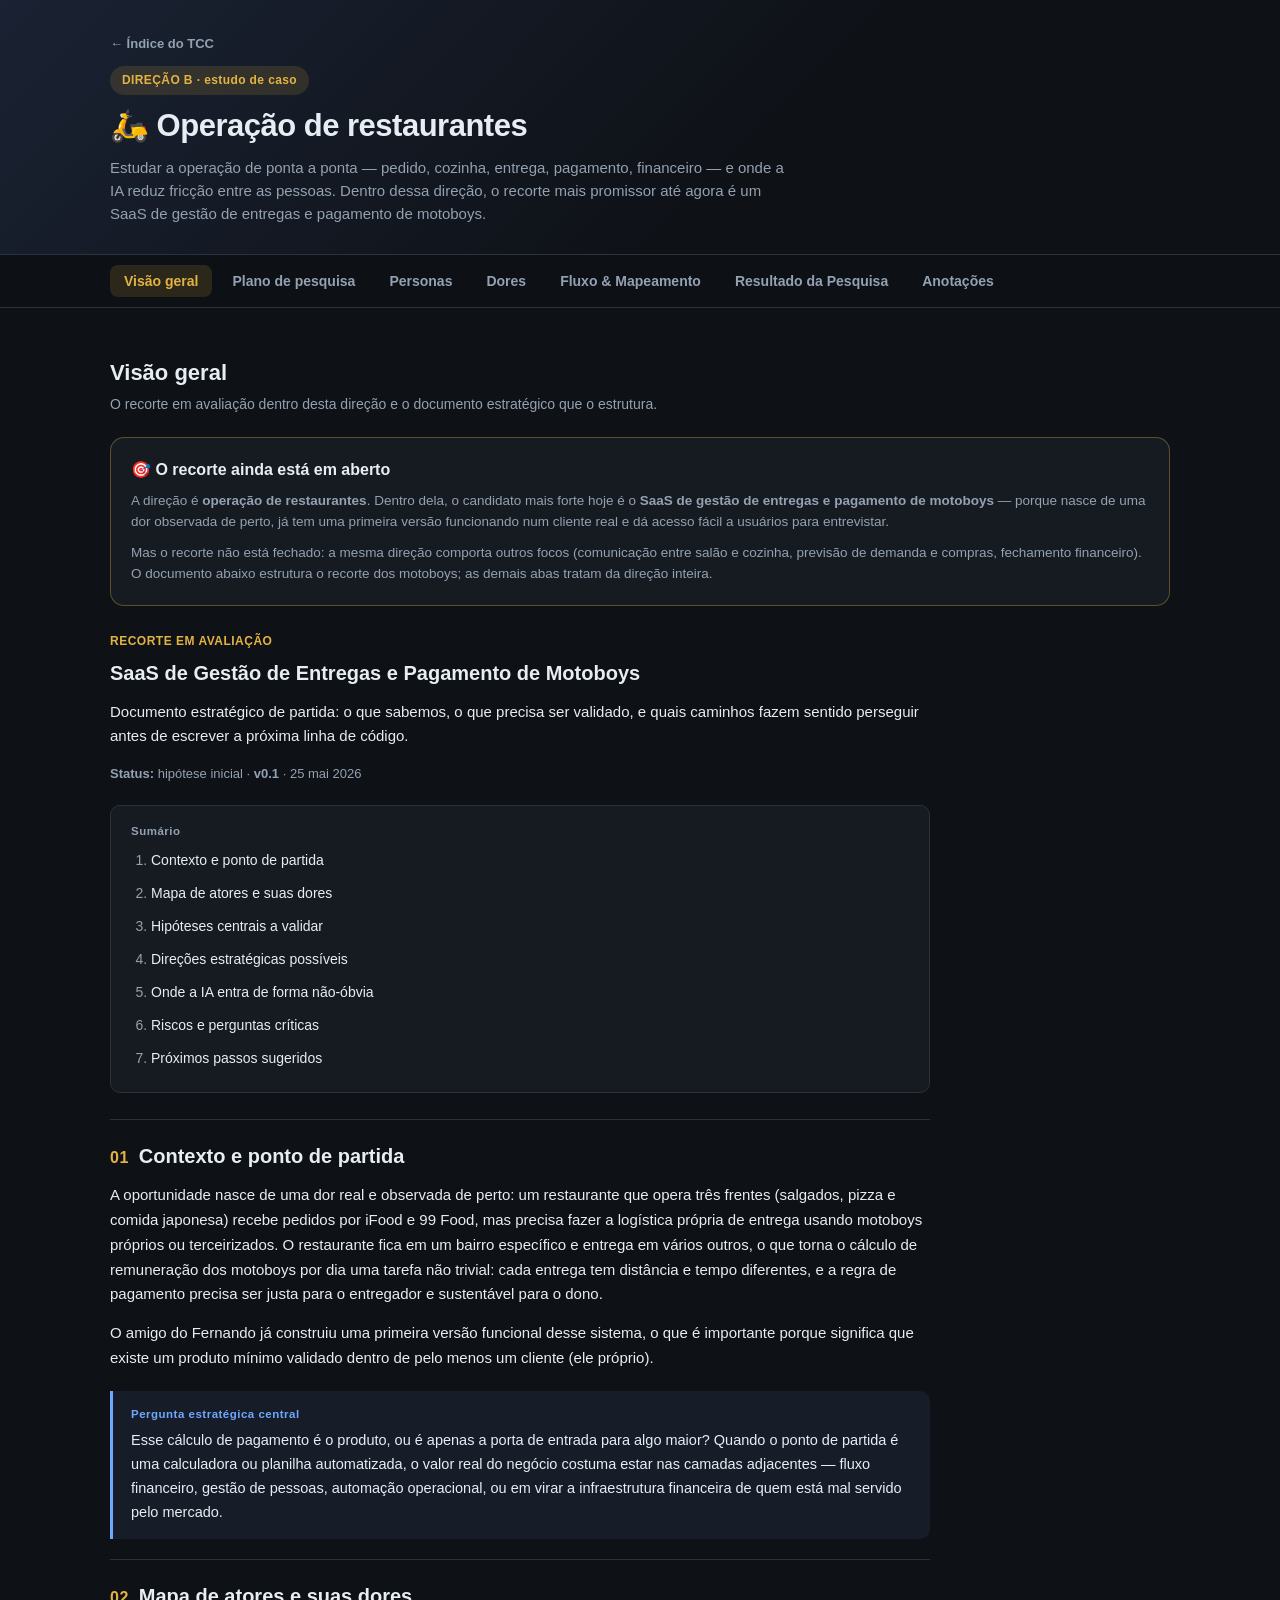
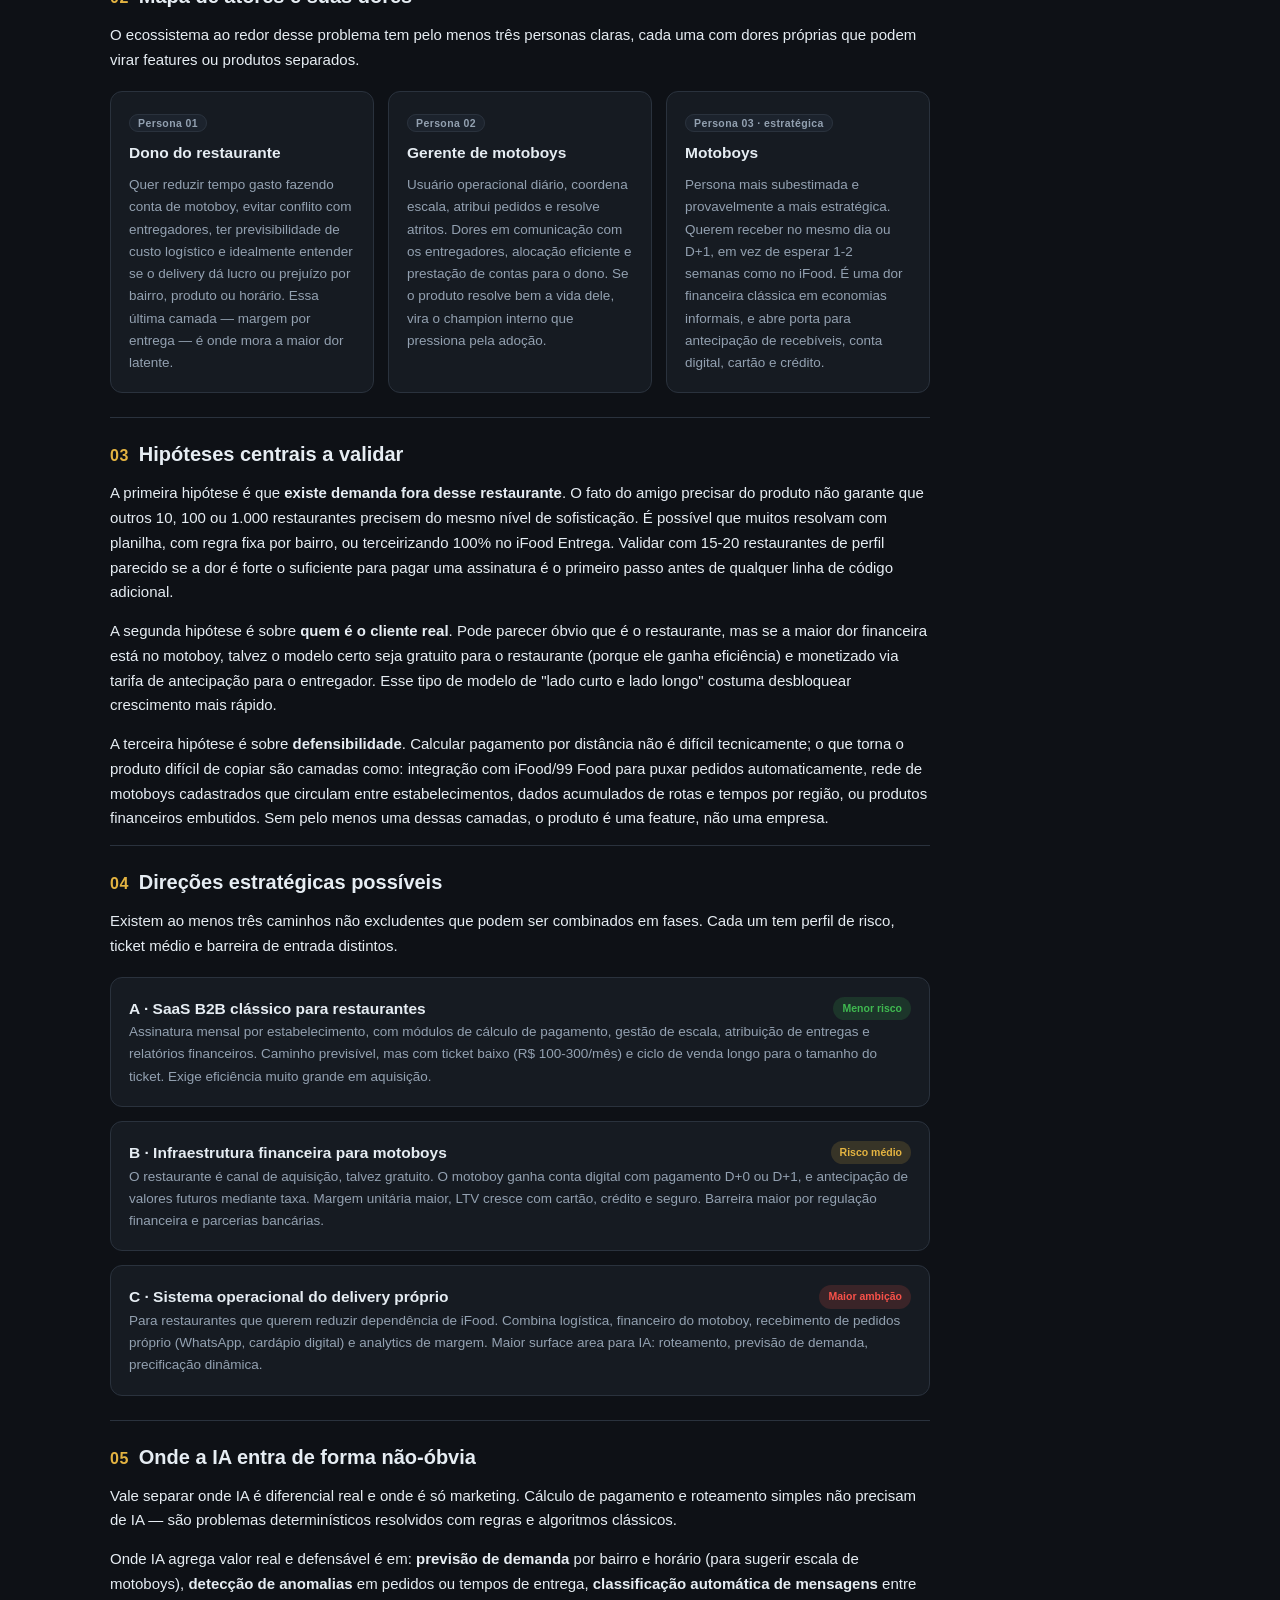
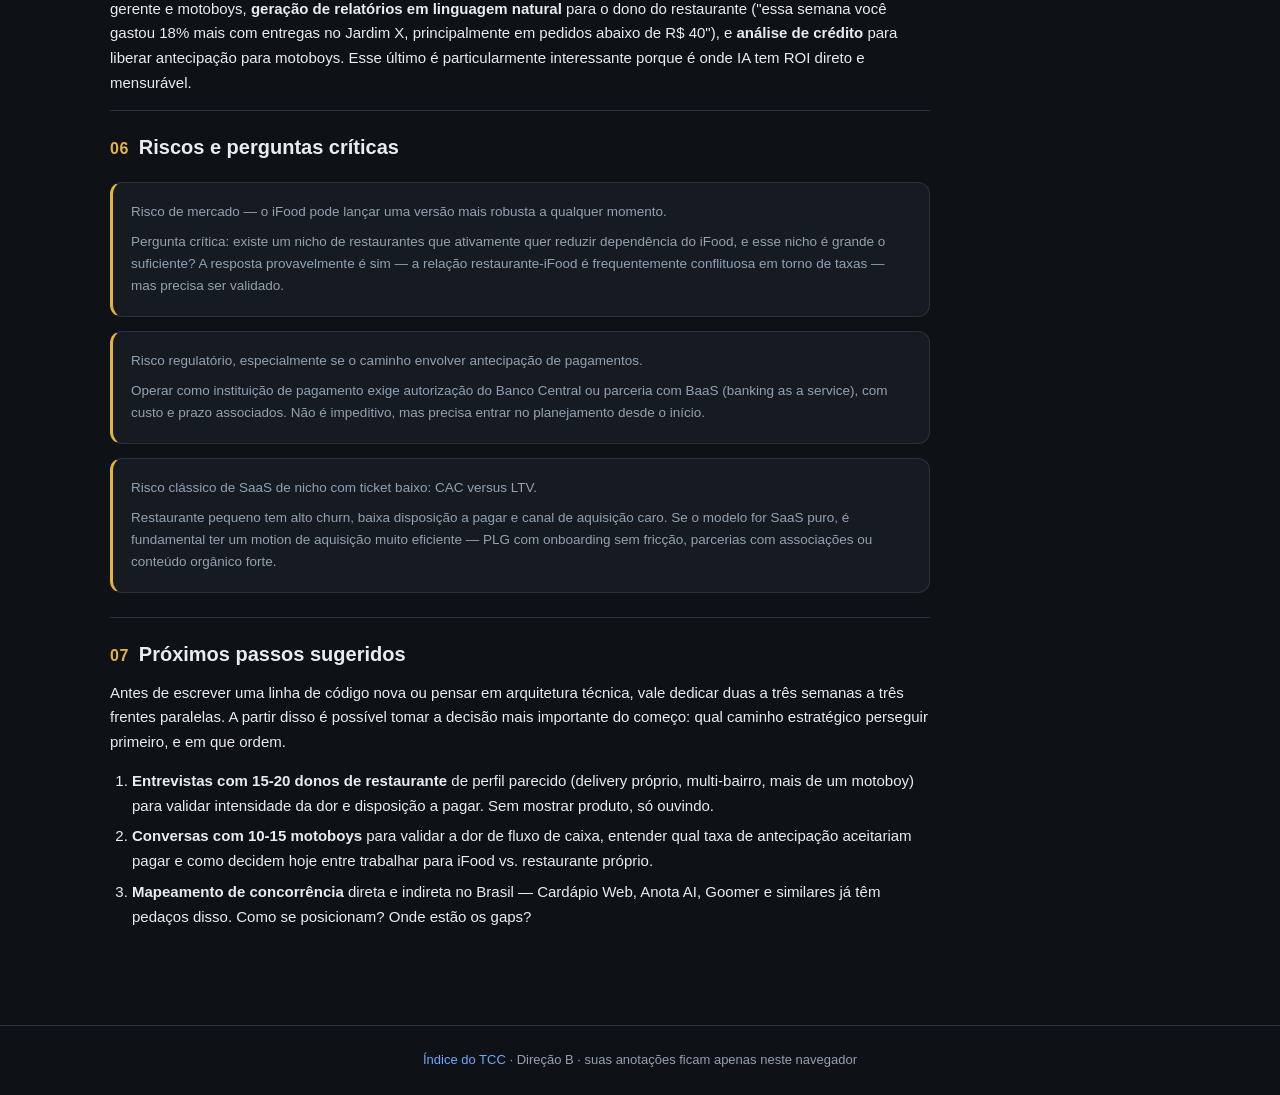
<file: saas-gestao-restaurantes/index.html>
<!DOCTYPE html>
<html lang="pt-BR">
<head>
<meta charset="UTF-8">
<meta name="robots" content="noindex, nofollow, noarchive">
<meta name="viewport" content="width=device-width, initial-scale=1.0">
<title>Direção B · Operação de restaurantes — TCC</title>
<link rel="stylesheet" href="../assets/tcc.css?v=4">
<style>:root{--dir:var(--amber);--dir-soft:rgba(227,179,65,.14)}</style>
</head>
<body>

<header class="top">
  <div class="wrap">
    <div class="crumb"><a href="../">← Índice do TCC</a></div>
    <span class="badge">DIREÇÃO B · estudo de caso</span>
    <h1>🛵 Operação de restaurantes</h1>
    <p class="sub">Estudar a operação de ponta a ponta — pedido, cozinha, entrega, pagamento, financeiro — e onde a IA reduz fricção entre as pessoas. Dentro dessa direção, o recorte mais promissor até agora é um SaaS de gestão de entregas e pagamento de motoboys.</p>
  </div>
</header>

<nav class="tabs" aria-label="Seções da Direção B">
  <div class="wrap" role="tablist">
    <button data-t="visao" class="active" role="tab" aria-selected="true">Visão geral</button>
    <button data-t="plano" role="tab" aria-selected="false">Plano de pesquisa</button>
    <button data-t="personas" role="tab" aria-selected="false">Personas</button>
    <button data-t="dores" role="tab" aria-selected="false">Dores</button>
    <button data-t="fluxo" role="tab" aria-selected="false">Fluxo &amp; Mapeamento</button>
    <button data-t="resultado" role="tab" aria-selected="false">Resultado da Pesquisa</button>
    <button data-t="notas" role="tab" aria-selected="false">Anotações</button>
  </div>
</nav>

<main class="wrap">

  <!-- ============================================ VISÃO GERAL -->
  <section id="visao" class="tab active">
    <h2>Visão geral</h2>
    <p class="lead">O recorte em avaliação dentro desta direção e o documento estratégico que o estrutura.</p>

    <div class="card" style="margin-bottom:22px;border-color:rgba(227,179,65,.35)">
      <h3>🎯 O recorte ainda está em aberto</h3>
      <p>A direção é <b>operação de restaurantes</b>. Dentro dela, o candidato mais forte hoje é o <b>SaaS de gestão de entregas e pagamento de motoboys</b> — porque nasce de uma dor observada de perto, já tem uma primeira versão funcionando num cliente real e dá acesso fácil a usuários para entrevistar.</p>
      <p style="margin-top:10px">Mas o recorte não está fechado: a mesma direção comporta outros focos (comunicação entre salão e cozinha, previsão de demanda e compras, fechamento financeiro). O documento abaixo estrutura o recorte dos motoboys; as demais abas tratam da direção inteira.</p>
    </div>

    <div class="doc">
      <div class="hero" style="margin-bottom:20px">
        <div class="num">RECORTE EM AVALIAÇÃO</div>
        <h2 style="border:none;padding-top:0;margin-top:4px">SaaS de Gestão de Entregas e Pagamento de Motoboys</h2>
        <p>Documento estratégico de partida: o que sabemos, o que precisa ser validado, e quais caminhos fazem sentido perseguir antes de escrever a próxima linha de código.</p>
        <p style="color:var(--muted);font-size:13px"><b>Status:</b> hipótese inicial · <b>v0.1</b> · 25 mai 2026</p>
      </div>
<nav class="toc">
    <div class="toc-label">Sumário</div>
    <ol>
      <li><a href="#contexto">Contexto e ponto de partida</a></li>
      <li><a href="#atores">Mapa de atores e suas dores</a></li>
      <li><a href="#hipoteses">Hipóteses centrais a validar</a></li>
      <li><a href="#direcoes">Direções estratégicas possíveis</a></li>
      <li><a href="#ia">Onde a IA entra de forma não-óbvia</a></li>
      <li><a href="#riscos">Riscos e perguntas críticas</a></li>
      <li><a href="#proximos">Próximos passos sugeridos</a></li>
    </ol>
  </nav>

  <section id="contexto">
    <h2><span class="num">01</span>Contexto e ponto de partida</h2>
    <p>A oportunidade nasce de uma dor real e observada de perto: um restaurante que opera três frentes (salgados, pizza e comida japonesa) recebe pedidos por iFood e 99 Food, mas precisa fazer a logística própria de entrega usando motoboys próprios ou terceirizados. O restaurante fica em um bairro específico e entrega em vários outros, o que torna o cálculo de remuneração dos motoboys por dia uma tarefa não trivial: cada entrega tem distância e tempo diferentes, e a regra de pagamento precisa ser justa para o entregador e sustentável para o dono.</p>
    <p>O amigo do Fernando já construiu uma primeira versão funcional desse sistema, o que é importante porque significa que existe um produto mínimo validado dentro de pelo menos um cliente (ele próprio).</p>
    <div class="callout">
      <div class="callout-label">Pergunta estratégica central</div>
      Esse cálculo de pagamento é o produto, ou é apenas a porta de entrada para algo maior? Quando o ponto de partida é uma calculadora ou planilha automatizada, o valor real do negócio costuma estar nas camadas adjacentes — fluxo financeiro, gestão de pessoas, automação operacional, ou em virar a infraestrutura financeira de quem está mal servido pelo mercado.
    </div>
  </section>

  <section id="atores">
    <h2><span class="num">02</span>Mapa de atores e suas dores</h2>
    <p>O ecossistema ao redor desse problema tem pelo menos três personas claras, cada uma com dores próprias que podem virar features ou produtos separados.</p>

    <div class="personas">
      <div class="persona">
        <div class="persona-title"><span class="tag">Persona 01</span></div>
        <h3>Dono do restaurante</h3>
        <p>Quer reduzir tempo gasto fazendo conta de motoboy, evitar conflito com entregadores, ter previsibilidade de custo logístico e idealmente entender se o delivery dá lucro ou prejuízo por bairro, produto ou horário. Essa última camada — margem por entrega — é onde mora a maior dor latente.</p>
      </div>
      <div class="persona">
        <div class="persona-title"><span class="tag">Persona 02</span></div>
        <h3>Gerente de motoboys</h3>
        <p>Usuário operacional diário, coordena escala, atribui pedidos e resolve atritos. Dores em comunicação com os entregadores, alocação eficiente e prestação de contas para o dono. Se o produto resolve bem a vida dele, vira o champion interno que pressiona pela adoção.</p>
      </div>
      <div class="persona">
        <div class="persona-title"><span class="tag">Persona 03 · estratégica</span></div>
        <h3>Motoboys</h3>
        <p>Persona mais subestimada e provavelmente a mais estratégica. Querem receber no mesmo dia ou D+1, em vez de esperar 1-2 semanas como no iFood. É uma dor financeira clássica em economias informais, e abre porta para antecipação de recebíveis, conta digital, cartão e crédito.</p>
      </div>
    </div>
  </section>

  <section id="hipoteses">
    <h2><span class="num">03</span>Hipóteses centrais a validar</h2>
    <p>A primeira hipótese é que <strong>existe demanda fora desse restaurante</strong>. O fato do amigo precisar do produto não garante que outros 10, 100 ou 1.000 restaurantes precisem do mesmo nível de sofisticação. É possível que muitos resolvam com planilha, com regra fixa por bairro, ou terceirizando 100% no iFood Entrega. Validar com 15-20 restaurantes de perfil parecido se a dor é forte o suficiente para pagar uma assinatura é o primeiro passo antes de qualquer linha de código adicional.</p>
    <p>A segunda hipótese é sobre <strong>quem é o cliente real</strong>. Pode parecer óbvio que é o restaurante, mas se a maior dor financeira está no motoboy, talvez o modelo certo seja gratuito para o restaurante (porque ele ganha eficiência) e monetizado via tarifa de antecipação para o entregador. Esse tipo de modelo de "lado curto e lado longo" costuma desbloquear crescimento mais rápido.</p>
    <p>A terceira hipótese é sobre <strong>defensibilidade</strong>. Calcular pagamento por distância não é difícil tecnicamente; o que torna o produto difícil de copiar são camadas como: integração com iFood/99 Food para puxar pedidos automaticamente, rede de motoboys cadastrados que circulam entre estabelecimentos, dados acumulados de rotas e tempos por região, ou produtos financeiros embutidos. Sem pelo menos uma dessas camadas, o produto é uma feature, não uma empresa.</p>
  </section>

  <section id="direcoes">
    <h2><span class="num">04</span>Direções estratégicas possíveis</h2>
    <p>Existem ao menos três caminhos não excludentes que podem ser combinados em fases. Cada um tem perfil de risco, ticket médio e barreira de entrada distintos.</p>

    <div class="paths">
      <div class="path">
        <div class="path-header">
          <h3>A · SaaS B2B clássico para restaurantes</h3>
          <span class="risk-tag risk-low">Menor risco</span>
        </div>
        <p>Assinatura mensal por estabelecimento, com módulos de cálculo de pagamento, gestão de escala, atribuição de entregas e relatórios financeiros. Caminho previsível, mas com ticket baixo (R$ 100-300/mês) e ciclo de venda longo para o tamanho do ticket. Exige eficiência muito grande em aquisição.</p>
      </div>
      <div class="path">
        <div class="path-header">
          <h3>B · Infraestrutura financeira para motoboys</h3>
          <span class="risk-tag risk-mid">Risco médio</span>
        </div>
        <p>O restaurante é canal de aquisição, talvez gratuito. O motoboy ganha conta digital com pagamento D+0 ou D+1, e antecipação de valores futuros mediante taxa. Margem unitária maior, LTV cresce com cartão, crédito e seguro. Barreira maior por regulação financeira e parcerias bancárias.</p>
      </div>
      <div class="path">
        <div class="path-header">
          <h3>C · Sistema operacional do delivery próprio</h3>
          <span class="risk-tag risk-high">Maior ambição</span>
        </div>
        <p>Para restaurantes que querem reduzir dependência de iFood. Combina logística, financeiro do motoboy, recebimento de pedidos próprio (WhatsApp, cardápio digital) e analytics de margem. Maior surface area para IA: roteamento, previsão de demanda, precificação dinâmica.</p>
      </div>
    </div>
  </section>

  <section id="ia">
    <h2><span class="num">05</span>Onde a IA entra de forma não-óbvia</h2>
    <p>Vale separar onde IA é diferencial real e onde é só marketing. Cálculo de pagamento e roteamento simples não precisam de IA — são problemas determinísticos resolvidos com regras e algoritmos clássicos.</p>
    <p>Onde IA agrega valor real e defensável é em: <strong>previsão de demanda</strong> por bairro e horário (para sugerir escala de motoboys), <strong>detecção de anomalias</strong> em pedidos ou tempos de entrega, <strong>classificação automática de mensagens</strong> entre gerente e motoboys, <strong>geração de relatórios em linguagem natural</strong> para o dono do restaurante ("essa semana você gastou 18% mais com entregas no Jardim X, principalmente em pedidos abaixo de R$ 40"), e <strong>análise de crédito</strong> para liberar antecipação para motoboys. Esse último é particularmente interessante porque é onde IA tem ROI direto e mensurável.</p>
  </section>

  <section id="riscos">
    <h2><span class="num">06</span>Riscos e perguntas críticas</h2>
    <div class="risks">
      <div class="risk">
        <div class="risk-body">
          <p>Risco de mercado — o iFood pode lançar uma versão mais robusta a qualquer momento.</p>
          <p>Pergunta crítica: existe um nicho de restaurantes que ativamente quer reduzir dependência do iFood, e esse nicho é grande o suficiente? A resposta provavelmente é sim — a relação restaurante-iFood é frequentemente conflituosa em torno de taxas — mas precisa ser validado.</p>
        </div>
      </div>
      <div class="risk">
        <div class="risk-body">
          <p>Risco regulatório, especialmente se o caminho envolver antecipação de pagamentos.</p>
          <p>Operar como instituição de pagamento exige autorização do Banco Central ou parceria com BaaS (banking as a service), com custo e prazo associados. Não é impeditivo, mas precisa entrar no planejamento desde o início.</p>
        </div>
      </div>
      <div class="risk">
        <div class="risk-body">
          <p>Risco clássico de SaaS de nicho com ticket baixo: CAC versus LTV.</p>
          <p>Restaurante pequeno tem alto churn, baixa disposição a pagar e canal de aquisição caro. Se o modelo for SaaS puro, é fundamental ter um motion de aquisição muito eficiente — PLG com onboarding sem fricção, parcerias com associações ou conteúdo orgânico forte.</p>
        </div>
      </div>
    </div>
  </section>

  <section id="proximos" class="next-steps">
    <h2><span class="num">07</span>Próximos passos sugeridos</h2>
    <p>Antes de escrever uma linha de código nova ou pensar em arquitetura técnica, vale dedicar duas a três semanas a três frentes paralelas. A partir disso é possível tomar a decisão mais importante do começo: qual caminho estratégico perseguir primeiro, e em que ordem.</p>
    <ol>
      <li><strong>Entrevistas com 15-20 donos de restaurante</strong> de perfil parecido (delivery próprio, multi-bairro, mais de um motoboy) para validar intensidade da dor e disposição a pagar. Sem mostrar produto, só ouvindo.</li>
      <li><strong>Conversas com 10-15 motoboys</strong> para validar a dor de fluxo de caixa, entender qual taxa de antecipação aceitariam pagar e como decidem hoje entre trabalhar para iFood vs. restaurante próprio.</li>
      <li><strong>Mapeamento de concorrência</strong> direta e indireta no Brasil — Cardápio Web, Anota AI, Goomer e similares já têm pedaços disso. Como se posicionam? Onde estão os gaps?</li>
    </ol>
  </section>

  
    </div>
  </section>

  <!-- ============================================ PLANO -->
  <section id="plano" class="tab">
    <h2>Plano de pesquisa</h2>
    <p class="lead">Pesquisar o workflow antes de desenhar qualquer solução. A ordem importa: o produto vem por último.</p>

    <div class="stats">
      <div class="stat"><div class="num">7</div><div class="lbl">Personas mapeadas</div></div>
      <div class="stat"><div class="num">0</div><div class="lbl">Entrevistas feitas</div></div>
      <div class="stat"><div class="num" id="s-done">0</div><div class="lbl">Passos concluídos</div></div>
      <div class="stat"><div class="num" id="s-pct">0%</div><div class="lbl">Progresso</div></div>
    </div>

    <div class="card" style="margin-bottom:20px">
      <h3>Progresso dos próximos passos</h3>
      <p>Baseado no que você marca na lista abaixo.</p>
      <div class="progress"><i id="bar" style="width:0%"></i></div>
    </div>

    <div class="card">
      <div class="timeline">
        <div class="tl-item">
          <div class="when">Etapa 1</div>
          <h4>Entender o fluxo completo</h4>
          <p>Do cliente entrando até o financeiro. Mapear cada elo da cadeia, inclusive o que acontece fora dos sistemas (papel, grito, WhatsApp).</p>
        </div>
        <div class="tl-item">
          <div class="when">Etapa 2</div>
          <h4>Mapear todas as personas</h4>
          <ul>
            <li>Quem faz o quê, quanto tempo leva, quais ferramentas usa</li>
            <li>Onde perde tempo e onde improvisa</li>
          </ul>
        </div>
        <div class="tl-item">
          <div class="when">Etapa 3</div>
          <h4>Mapear dores</h4>
          <p>Coletar exemplos literais e classificar os padrões: excesso de cliques, retrabalho, falta de comunicação, falta de previsibilidade.</p>
        </div>
        <div class="tl-item">
          <div class="when">Etapa 4</div>
          <h4>Fechar o recorte</h4>
          <p>Com as dores em mãos, decidir se o foco é mesmo entregas e pagamento de motoboys ou outro elo da operação.</p>
        </div>
        <div class="tl-item">
          <div class="when">Etapa 5</div>
          <h4>Só então desenhar a solução</h4>
          <p>Com as dores validadas, propor a camada de IA — e comparar a intensidade dessas dores com as da Direção A antes de decidir o TCC.</p>
        </div>
      </div>
    </div>

    <h3 style="margin:24px 0 10px">Próximos passos</h3>
    <ul class="checklist" id="tasks"></ul>
    <div class="addrow">
      <input type="text" id="task-in" placeholder="Novo passo (ex.: agendar entrevista com garçom)">
      <button class="btn" id="task-add">Adicionar</button>
    </div>
  </section>

  <!-- ============================================ PERSONAS -->
  <section id="personas" class="tab">
    <h2>Personas</h2>
    <p class="lead">Cada persona usa uma ferramenta diferente — e o trabalho acontece <i>entre</i> elas. É aí que costuma estar a oportunidade.</p>

    <h3 style="margin-bottom:10px">A operação do restaurante</h3>
    <div class="grid grid-3" id="grade-operacao"></div>

    <h3 style="margin:26px 0 10px">No recorte de entregas e motoboys</h3>
    <div class="grid grid-3" id="grade-delivery"></div>

    <div class="card" style="margin-top:20px">
      <h3>⚠️ Nenhuma foi validada em campo ainda</h3>
      <p>Estas personas vieram de observação informal e do documento de estruturação, não de entrevistas. A persona do <b>motoboy</b> é a hipótese mais interessante e mais frágil: se a dor de fluxo de caixa dele for tão forte quanto se imagina, o cliente pagante do produto pode não ser o restaurante.</p>
    </div>
  </section>

  <!-- ============================================ DORES -->
  <section id="dores" class="tab">
    <h2>Dores</h2>
    <p class="lead">Dores concretas são ouro. Registre exemplos reais que ouvir em campo — quanto mais literal, melhor.</p>

    <div class="grid grid-2">
      <div class="card">
        <h3>💡 Exemplos de dores “de ouro”</h3>
        <ul>
          <li>“Garçons tiram foto da tela pra mandar pra cozinha.”</li>
          <li>“O gerente abre cinco sistemas toda manhã.”</li>
          <li>“No fim do dia eu faço a conta do motoboy na calculadora do celular.”</li>
        </ul>
        <p style="margin-top:10px">O padrão a procurar: onde as pessoas <b>improvisam</b>. Todo improviso é um processo que o sistema não cobre.</p>
      </div>
      <div class="card">
        <h3>🩹 Padrões de dor a investigar</h3>
        <ul>
          <li>Excesso de informação</li>
          <li>Falta de comunicação entre áreas</li>
          <li>Excesso de cliques</li>
          <li>Retrabalho</li>
          <li>Falta de previsibilidade</li>
          <li>Dinheiro que demora a chegar (motoboy)</li>
        </ul>
      </div>
    </div>

    <div class="card" style="margin-top:16px">
      <h3>📌 Dores que eu coletei em campo</h3>
      <p>Adicione cada dor observada nas entrevistas. Fica salvo automaticamente neste navegador.</p>
      <ul class="checklist" id="pains" style="margin-top:14px"></ul>
      <div class="addrow">
        <input type="text" id="pain-in" placeholder='Ex.: "cozinheiro não vê o pedido do delivery"'>
        <button class="btn" id="pain-add">Registrar</button>
      </div>
    </div>
  </section>

  <!-- ============================================ FLUXO -->
  <section id="fluxo" class="tab">
    <h2>Fluxo &amp; Mapeamento</h2>
    <p class="lead">O trabalho acontece entre PDV, ERP, iFood, WhatsApp, impressoras, cozinha, financeiro, estoque, planilhas e contabilidade. Mapear esse fluxo é a etapa 1.</p>

    <div class="card">
      <h3>🍽️ Fluxo completo do restaurante</h3>
      <div class="flow">
        <span class="step">Cliente entra</span><span class="arrow">→</span>
        <span class="step">Pedido</span><span class="arrow">→</span>
        <span class="step">Cozinha</span><span class="arrow">→</span>
        <span class="step">Entrega</span><span class="arrow">→</span>
        <span class="step">Pagamento</span><span class="arrow">→</span>
        <span class="step">Fechamento</span><span class="arrow">→</span>
        <span class="step">Compra de insumos</span><span class="arrow">→</span>
        <span class="step">Financeiro</span>
      </div>
    </div>

    <div class="card">
      <h3>🛵 Recorte da entrega — onde a dor observada mora</h3>
      <div class="flow">
        <span class="step">Pedido (iFood / 99 / WhatsApp)</span><span class="arrow">→</span>
        <span class="step">Aceite</span><span class="arrow">→</span>
        <span class="step">Preparo</span><span class="arrow">→</span>
        <span class="step">Atribuição ao motoboy</span><span class="arrow">→</span>
        <span class="step">Rota e entrega</span><span class="arrow">→</span>
        <span class="step">Confirmação</span><span class="arrow">→</span>
        <span class="step">Cálculo da remuneração</span><span class="arrow">→</span>
        <span class="step">Pagamento ao motoboy</span>
      </div>
      <p style="margin-top:12px">A dor que originou o recorte está nos dois últimos elos: cada entrega tem distância e tempo diferentes, e a regra de pagamento precisa ser justa para o entregador e sustentável para o dono. A pergunta em aberto é se o valor está no cálculo ou nas camadas ao redor dele.</p>
    </div>

    <div class="card">
      <h3>Para cada etapa, mapeie</h3>
      <ul>
        <li>Quem faz o quê?</li>
        <li>Quanto tempo leva?</li>
        <li>Quais ferramentas são usadas?</li>
        <li>Onde se perde tempo?</li>
        <li>Onde as pessoas improvisam / dão jeitinho?</li>
        <li>Que informação atravessa de uma pessoa para outra — e como?</li>
      </ul>
    </div>
  </section>

  <!-- ============================================ RESULTADO -->
  <section id="resultado" class="tab">
    <h2>Resultado da Pesquisa</h2>
    <p class="lead">Esta aba é o destino das evidências de campo. Ainda está vazia — e essa é a informação mais importante sobre esta direção agora.</p>

    <div class="vazio">
      <h3>Nenhuma evidência de campo coletada até aqui</h3>
      <p>Tudo o que existe hoje nesta direção é <b>hipótese estruturada</b>: o documento da aba Visão geral organiza o problema e os caminhos possíveis, mas nasceu de observação informal de um único restaurante — o do amigo — e não de pesquisa.</p>
      <p style="margin-top:12px">O que deve preencher esta aba, na ordem:</p>
      <ul>
        <li><b>Intensidade da dor</b> — quantos dos 15–20 donos entrevistados descrevem o problema sem serem induzidos?</li>
        <li><b>Quem é o cliente real</b> — o restaurante paga, ou o dinheiro vem da antecipação para o motoboy?</li>
        <li><b>Disposição a pagar</b> — valores concretos ouvidos, não estimados.</li>
        <li><b>Mapa de concorrência</b> — Cardápio Web, Anota AI, Goomer e afins: o que já cobrem e onde estão os buracos.</li>
        <li><b>Defensibilidade</b> — que camada tornaria isso uma empresa em vez de uma funcionalidade.</li>
        <li><b>Comparação com a Direção A</b> — a mesma régua aplicada às duas frentes.</li>
      </ul>
      <p style="margin-top:12px">Enquanto isso, a Direção A já tem resultados verificados. Vale ter consciência desse desequilíbrio ao comparar as duas: <b>a Direção B não está atrás por ser mais fraca, e sim por ainda não ter sido investigada</b>.</p>
    </div>
  </section>

  <!-- ============================================ NOTAS -->
  <section id="notas" class="tab">
    <h2>Anotações</h2>
    <p class="lead">Espaço livre para insights, transcrições de entrevista e hipóteses desta direção. Salva sozinho enquanto você digita. <span class="saved" id="saved">✓ salvo</span></p>
    <textarea id="notes" placeholder="Escreva aqui..."></textarea>
  </section>

</main>

<footer class="rodape"><a href="../">Índice do TCC</a> · Direção B · suas anotações ficam apenas neste navegador</footer>

<script>window.TCC_NS = 'b';</script>
<script src="../assets/tcc.js?v=4"></script>
<script>
TCC.listaTarefas([
  "Listar restaurantes/contatos para entrevistar (começar pelo amigo)",
  "Escrever roteiro de entrevista por persona",
  "Fazer 1 observação em campo (acompanhar um turno inteiro)",
  "Mapear o fluxo completo de 1 restaurante",
  "Entrevistar 15-20 donos de restaurante com delivery próprio",
  "Conversar com 10-15 motoboys sobre fluxo de caixa",
  "Mapear concorrência (Cardápio Web, Anota AI, Goomer)",
  "Comparar a intensidade das dores com a Direção A"
]);
TCC.listaDores([]);
TCC.anotacoes();
TCC.personas('grade-operacao', [
  {n:"👑 Dono", d:"Quer:", w:["lucro","reduzir desperdício","faturamento previsível","equipe funcionando sem ele"]},
  {n:"📋 Gerente", d:"Quer:", w:["pedidos sem atraso","escala resolvida","menos reclamações","estoque sob controle"]},
  {n:"🧑‍🍳 Garçom", d:"Quer:", w:["lançar pedido rápido","dividir conta sem erro","não errar mesa"]},
  {n:"🔥 Cozinha", d:"Quer:", w:["fila organizada","saber a prioridade","comunicação simples"]},
  {n:"📦 Estoque", d:"Quer:", w:["saber o que acabou","previsão de consumo","compras na hora certa"]},
  {n:"💰 Financeiro", d:"Quer:", w:["fechamento sem retrabalho","conciliação","impostos em dia"]},
  {n:"🛵 Delivery", d:"Quer:", w:["integrar pedidos de vários apps","evitar atraso","reduzir cancelamentos"]}
]);
TCC.personas('grade-delivery', [
  {n:"👑 Dono do restaurante", d:"Dor principal:", w:["tempo gasto fazendo conta de motoboy","conflito com entregadores","custo logístico imprevisível","não sabe se o delivery dá lucro por bairro"]},
  {n:"📋 Gerente de motoboys", d:"Dor principal:", w:["coordenar escala e atribuir pedidos","comunicação com os entregadores","prestar contas ao dono","apagar incêndio o dia inteiro"]},
  {n:"🛵 Motoboy", d:"Dor principal (a mais estratégica):", w:["receber no mesmo dia, não em 1-2 semanas","saber quanto vai ganhar antes de aceitar","não depender só do iFood","acesso a crédito"]}
]);
</script>
</body>
</html>
</file>
<file: assets/tcc.css>
/* ============================================================
   TCC · MBA em IA & Negócios — estilos compartilhados
   Capa, páginas de direção (abas) e conteúdo dos relatórios (.doc)
   ============================================================ */

:root{
  --bg:#0e1116; --surface:#161b22; --surface2:#1c232d; --border:#2a323d;
  --text:#e6edf3; --muted:#93a1b1; --accent:#6ea8fe; --accent2:#8b7cf6;
  --green:#3fb950; --amber:#e3b341; --red:#f85149;
  --radius:14px;
  --dir:var(--accent);           /* identidade da direção (sobrescrita por página) */
  --dir-soft:rgba(110,168,254,.14);
}
*{box-sizing:border-box;margin:0;padding:0}
body{
  font-family:-apple-system,BlinkMacSystemFont,"Segoe UI",Roboto,Helvetica,Arial,sans-serif;
  background:var(--bg);color:var(--text);line-height:1.55;-webkit-font-smoothing:antialiased;
}
a{color:var(--accent);text-decoration:none}
a:hover{text-decoration:underline}
a:focus-visible,button:focus-visible,input:focus-visible,textarea:focus-visible{
  outline:2px solid var(--dir);outline-offset:2px;border-radius:6px}
.wrap{max-width:1100px;margin:0 auto;padding:0 20px}
.narrow{max-width:820px}

/* ---------------------------------------------------- cabeçalho */
header.top{background:linear-gradient(135deg,#1a2233 0%,#0e1116 60%);
  border-bottom:1px solid var(--border);padding:34px 0 28px}
header.top .wrap{display:flex;flex-direction:column;gap:12px}
.badge{align-self:flex-start;background:var(--dir-soft);color:var(--dir);
  padding:5px 12px;border-radius:999px;font-size:12px;font-weight:600;letter-spacing:.4px}
h1{font-size:31px;font-weight:750;letter-spacing:-.5px;line-height:1.2}
h1 span.grad{background:linear-gradient(90deg,var(--accent),var(--accent2));
  -webkit-background-clip:text;background-clip:text;-webkit-text-fill-color:transparent}
.sub{color:var(--muted);font-size:15px;max-width:680px}
.crumb{font-size:13px;font-weight:600;color:var(--muted)}
.crumb a{color:var(--muted)}
.crumb a:hover{color:var(--text)}

/* ---------------------------------------------------------- abas */
nav.tabs{position:sticky;top:0;z-index:10;background:rgba(14,17,22,.9);
  backdrop-filter:blur(10px);border-bottom:1px solid var(--border)}
nav.tabs .wrap{display:flex;gap:6px;overflow-x:auto;padding:10px 20px}
nav.tabs button{background:none;border:none;color:var(--muted);font-size:14px;font-weight:600;
  padding:8px 14px;border-radius:8px;cursor:pointer;white-space:nowrap;font-family:inherit}
nav.tabs button:hover{color:var(--text);background:var(--surface2)}
nav.tabs button.active{color:var(--dir);background:var(--dir-soft)}

/* main também é .wrap (padding:0 20px) — precisa de especificidade maior
   para o respiro superior não ser anulado pela classe */
main.wrap{padding:48px 20px 80px}
section.tab{display:none;animation:fade .25s ease}
section.tab.active{display:block}
@keyframes fade{from{opacity:0;transform:translateY(6px)}to{opacity:1;transform:none}}
@media(prefers-reduced-motion:reduce){section.tab{animation:none}}

h2{font-size:22px;font-weight:700;margin-bottom:4px}
h3{font-size:16px;font-weight:700}
.lead{color:var(--muted);margin-bottom:22px;font-size:14px;max-width:760px}

/* --------------------------------------------------- componentes */
.grid{display:grid;gap:16px}
.grid-2{grid-template-columns:repeat(auto-fill,minmax(330px,1fr))}
.grid-3{grid-template-columns:repeat(auto-fill,minmax(260px,1fr))}
.card{background:var(--surface);border:1px solid var(--border);border-radius:var(--radius);padding:20px}
.card h3{margin-bottom:8px;display:flex;align-items:center;gap:8px}
.card p{color:var(--muted);font-size:13.5px}
.card ul{margin:8px 0 0 0;padding-left:18px;color:var(--muted);font-size:13.5px}
.card ul li{margin-bottom:3px}
.card + .card{margin-top:16px}

.pill{display:inline-block;font-size:11px;font-weight:700;padding:3px 10px;border-radius:999px;margin-bottom:10px}
.pill.rec{background:rgba(63,185,80,.16);color:var(--green)}
.pill.alt{background:rgba(227,179,65,.16);color:var(--amber)}
.pill.base{background:rgba(110,168,254,.16);color:var(--accent)}
.pill.roxo{background:rgba(139,124,246,.16);color:var(--accent2)}

.tagline{display:inline-block;font-size:11px;font-weight:600;padding:3px 9px;border-radius:6px;
  background:var(--surface2);color:var(--muted);margin:12px 6px 0 0}

.highlight{background:linear-gradient(135deg,rgba(110,168,254,.10),rgba(139,124,246,.08));
  border:1px solid rgba(110,168,254,.35);border-radius:var(--radius);padding:22px;margin-bottom:24px}
.highlight .q{font-size:12px;font-weight:700;color:var(--accent);letter-spacing:.5px}
.highlight blockquote{font-size:18px;font-weight:600;margin-top:8px;line-height:1.4}

.stats{display:grid;grid-template-columns:repeat(auto-fit,minmax(150px,1fr));gap:14px;margin-bottom:24px}
.stat{background:var(--surface);border:1px solid var(--border);border-radius:var(--radius);padding:18px}
.stat .num{font-size:26px;font-weight:750;color:var(--dir);font-variant-numeric:tabular-nums}
.stat .lbl{font-size:12.5px;color:var(--muted);margin-top:2px}
.progress{height:8px;background:var(--surface2);border-radius:999px;overflow:hidden;margin-top:14px}
.progress > i{display:block;height:100%;background:linear-gradient(90deg,var(--accent),var(--accent2));border-radius:999px}

.flow{display:flex;flex-wrap:wrap;align-items:center;gap:10px;margin-top:6px}
.flow .step{background:var(--surface2);border:1px solid var(--border);border-radius:10px;
  padding:9px 14px;font-size:13.5px;font-weight:600}
.flow .arrow{color:var(--dir);font-weight:700}

.timeline{position:relative;padding-left:26px}
.timeline::before{content:"";position:absolute;left:8px;top:6px;bottom:6px;width:2px;background:var(--border)}
.tl-item{position:relative;padding:0 0 22px 0}
.tl-item:last-child{padding-bottom:0}
.tl-item::before{content:"";position:absolute;left:-22px;top:4px;width:12px;height:12px;
  border-radius:50%;background:var(--dir);border:3px solid var(--bg)}
.tl-item h4{font-size:15px;font-weight:700}
.tl-item .when{font-size:12px;color:var(--dir);font-weight:600;letter-spacing:.5px}
.tl-item p{color:var(--muted);font-size:13.5px;margin-top:3px}
.tl-item ul{margin:6px 0 0 0;padding-left:18px;color:var(--muted);font-size:13.5px}

.checklist{list-style:none;display:flex;flex-direction:column;gap:8px}
.checklist li{display:flex;align-items:flex-start;gap:10px;background:var(--surface);
  border:1px solid var(--border);border-radius:10px;padding:12px 14px}
.checklist input{margin-top:3px;width:17px;height:17px;accent-color:var(--dir);cursor:pointer;flex-shrink:0}
.checklist label{font-size:14px;cursor:pointer}
.checklist li.done label{color:var(--muted);text-decoration:line-through}
.addrow{display:flex;gap:8px;margin-top:14px}
input[type=text],textarea{background:var(--surface2);border:1px solid var(--border);color:var(--text);
  border-radius:10px;padding:11px 13px;font-size:14px;font-family:inherit;width:100%}
input[type=text]:focus,textarea:focus{outline:none;border-color:var(--dir)}
textarea{min-height:260px;resize:vertical;line-height:1.6}
.btn{background:var(--dir);color:#0b1220;border:none;border-radius:10px;padding:11px 16px;
  font-weight:700;font-size:14px;cursor:pointer;font-family:inherit;white-space:nowrap}
.btn:hover{opacity:.9}
.del{background:none;border:none;color:var(--muted);cursor:pointer;font-size:16px;line-height:1;margin-left:auto}
.del:hover{color:var(--red)}
.saved{font-size:12px;color:var(--green);opacity:0;transition:opacity .3s}
.saved.show{opacity:1}

.vazio{border:1px dashed var(--border);background:var(--surface);border-radius:var(--radius);
  padding:22px;color:var(--muted);font-size:14px;line-height:1.6}
.vazio h3{color:var(--text);margin-bottom:8px}
.vazio ul{margin-top:10px;padding-left:20px}
.vazio li{margin-bottom:5px}

footer.rodape{border-top:1px solid var(--border);padding:24px 0;color:var(--muted);font-size:13px;text-align:center}

/* ------------------------------------------------- capa (index) */
.dirs{display:grid;grid-template-columns:repeat(auto-fit,minmax(340px,1fr));gap:18px;margin:26px 0}
.dir{background:var(--surface);border:1px solid var(--border);border-radius:var(--radius);
  padding:24px;display:flex;flex-direction:column;gap:12px;position:relative;overflow:hidden}
.dir::before{content:"";position:absolute;inset:0 auto 0 0;width:3px;background:var(--c)}
.dir.a{--c:var(--accent)}
.dir.b{--c:var(--amber)}
.dir .rot{font-size:11.5px;font-weight:700;letter-spacing:.5px;color:var(--c)}
.dir h2{font-size:21px;line-height:1.25}
.dir .resumo{color:var(--muted);font-size:14px}
.dir .estado{display:flex;flex-wrap:wrap;gap:6px}
.dir .estado span{font-size:11px;font-weight:600;padding:3px 9px;border-radius:999px;
  background:var(--surface2);color:var(--muted);border:1px solid var(--border)}
.dir .estado span.on{background:rgba(63,185,80,.14);color:var(--green);border-color:rgba(63,185,80,.35)}
.dir .acoes{display:flex;flex-wrap:wrap;gap:10px;margin-top:auto;padding-top:6px}
.dir .acoes a{display:inline-flex;align-items:center;gap:6px;font-size:13.5px;font-weight:700;
  padding:10px 14px;border-radius:10px;background:var(--c);color:#0b1220}
.dir .acoes a:hover{opacity:.9;text-decoration:none}
.dir .acoes a.sec{background:var(--surface2);color:var(--text);border:1px solid var(--border)}

/* ----------------------------------- conteúdo dos relatórios (.doc) */
.doc{max-width:820px;font-size:15px;line-height:1.65}
.doc h2{font-size:20px;margin:34px 0 10px;padding-top:20px;border-top:1px solid var(--border)}
.doc h2:first-of-type{margin-top:8px}
.doc h3{font-size:16.5px;margin:24px 0 8px}
.doc p{margin:0 0 14px;color:var(--text)}
.doc ul,.doc ol{margin:0 0 16px;padding-left:22px;color:var(--text)}
.doc li{margin-bottom:6px}
.doc strong{font-weight:700}
.doc em{color:var(--muted)}
.doc code{font-family:ui-monospace,"SF Mono",Menlo,Consolas,monospace;font-size:.86em;
  background:var(--surface2);border:1px solid var(--border);padding:1px 5px;border-radius:5px;
  overflow-wrap:anywhere;line-height:1.9}
.doc .num{display:inline-block;color:var(--dir);font-variant-numeric:tabular-nums;
  font-size:.8em;font-weight:700;margin-right:10px;letter-spacing:.5px}

/* sumário interno do documento */
.doc .toc{border:1px solid var(--border);background:var(--surface);border-radius:10px;
  padding:16px 20px;margin:0 0 26px;font-size:14px}
.doc .toc-label,.doc .toc strong{display:block;font-size:11.5px;letter-spacing:.5px;
  color:var(--muted);font-weight:700;margin-bottom:8px}
.doc .toc ol{margin:0;padding-left:20px;display:grid;gap:4px;color:var(--muted)}
.doc .toc a{color:var(--text)}
.doc .toc a:hover{color:var(--dir)}

/* selos de confiança */
.doc .chip{display:inline-block;font-size:11px;font-weight:600;padding:1px 8px 2px;
  border-radius:999px;letter-spacing:.02em;white-space:nowrap;vertical-align:1px}
.doc .chip.ok{background:rgba(63,185,80,.16);color:var(--green)}
.doc .chip.obs{background:rgba(227,179,65,.16);color:var(--amber)}
.doc .chip.ref{background:rgba(248,81,73,.16);color:var(--red)}

/* cartões de parecer */
.doc .verdict{display:grid;grid-template-columns:repeat(auto-fit,minmax(220px,1fr));gap:12px;margin:22px 0}
.doc .verdict .card{background:var(--surface);border:1px solid var(--border);border-radius:12px;
  padding:16px 18px;display:flex;flex-direction:column;gap:6px}
.doc .card .dim{font-size:11.5px;letter-spacing:.5px;color:var(--muted);font-weight:700}
.doc .card .call{font-size:16px;font-weight:750}
.doc .card .call.green{color:var(--green)}
.doc .card .call.amber{color:var(--amber)}
.doc .card .note{font-size:13.5px;color:var(--muted);line-height:1.5}

/* destaques */
.doc .callout{border-left:3px solid var(--accent);background:rgba(110,168,254,.08);
  padding:14px 18px;border-radius:0 10px 10px 0;margin:20px 0;font-size:14.5px}
.doc .callout.gold{border-color:var(--amber);background:rgba(227,179,65,.08)}
.doc .callout.red{border-color:var(--red);background:rgba(248,81,73,.08)}
.doc .callout p:last-child{margin-bottom:0}
.doc .callout-label{display:block;font-size:11.5px;font-weight:700;letter-spacing:.5px;
  color:var(--accent);margin-bottom:6px}

/* tabelas */
.doc .table-scroll{overflow-x:auto;margin:18px 0 24px;border:1px solid var(--border);border-radius:10px}
.doc table{border-collapse:collapse;width:100%;min-width:620px;font-size:13.5px;line-height:1.45;
  font-variant-numeric:tabular-nums}
.doc th{text-align:left;font-size:11.5px;letter-spacing:.4px;color:var(--muted);background:var(--surface2);
  padding:10px 12px;border-bottom:1px solid var(--border);white-space:nowrap}
.doc td{padding:10px 12px;border-bottom:1px solid var(--border);vertical-align:top;color:var(--text)}
.doc tr:last-child td{border-bottom:none}
.doc td.no{color:var(--red);font-weight:700}
.doc td.yes{color:var(--green);font-weight:700}

/* pipeline técnico */
.doc .pipeline{display:flex;flex-direction:column;margin:20px 0 24px}
.doc .stage{border:1px solid var(--border);border-radius:10px;background:var(--surface);padding:12px 16px}
.doc .stage b{display:block;font-size:13px;color:var(--dir);margin-bottom:2px}
.doc .stage span{color:var(--muted);font-size:13.5px}
.doc .flow-arrow{text-align:center;color:var(--muted);font-size:15px;padding:3px 0}

/* passos numerados — posicionamento absoluto (grid quebraria o conteúdo
   inline de cada item em células separadas: <code> caía na coluna do número) */
.doc ol.steps{counter-reset:st;list-style:none;padding-left:0;margin:18px 0 24px;display:grid;gap:10px}
.doc ol.steps li{counter-increment:st;position:relative;padding-left:40px;margin:0;min-height:28px}
.doc ol.steps li::before{content:counter(st);position:absolute;left:0;top:1px;
  width:28px;height:28px;border-radius:999px;
  background:var(--dir);color:#0b1220;display:flex;align-items:center;justify-content:center;
  font-size:13px;font-weight:700}

/* personas / caminhos / riscos (relatório SaaS) */
.doc .personas,.doc .paths,.doc .risks{display:grid;gap:14px;margin:18px 0 24px}
.doc .personas{grid-template-columns:repeat(auto-fit,minmax(260px,1fr))}
.doc .persona,.doc .path,.doc .risk{background:var(--surface);border:1px solid var(--border);
  border-radius:12px;padding:18px}
.doc .persona h3,.doc .path h3{margin:6px 0 8px;font-size:15.5px}
.doc .persona p,.doc .path p,.doc .risk p{color:var(--muted);font-size:13.5px;margin-bottom:8px}
.doc .risk p:last-child,.doc .persona p:last-child,.doc .path p:last-child{margin-bottom:0}
.doc .tag{font-size:10.5px;font-weight:700;letter-spacing:.4px;color:var(--muted);
  background:var(--surface2);border:1px solid var(--border);padding:2px 8px;border-radius:999px}
.doc .path-header{display:flex;flex-wrap:wrap;align-items:center;gap:8px;justify-content:space-between}
.doc .path-header h3{margin:0}
.doc .risk-tag{font-size:10.5px;font-weight:700;padding:3px 9px;border-radius:999px;white-space:nowrap}
.doc .risk-low{background:rgba(63,185,80,.16);color:var(--green)}
.doc .risk-mid{background:rgba(227,179,65,.16);color:var(--amber)}
.doc .risk-high{background:rgba(248,81,73,.16);color:var(--red)}
.doc .risk{border-left:3px solid var(--amber)}
.doc .next-steps ol{padding-left:22px}

/* fontes ao final do relatório */
.doc footer.src{margin-top:44px;border-top:1px solid var(--border);padding-top:22px;
  font-size:13.5px;color:var(--muted)}
.doc footer.src h2{border:none;padding-top:0;margin-top:0;font-size:17px;color:var(--text)}
.doc footer.src ul{padding-left:20px;color:var(--muted)}
.doc footer.src a{color:var(--accent)}

@media(max-width:600px){
  h1{font-size:25px}
  main.wrap{padding-top:34px}
  .doc{font-size:14.5px}
  .dir .acoes a{flex:1;justify-content:center}
}
</file>
